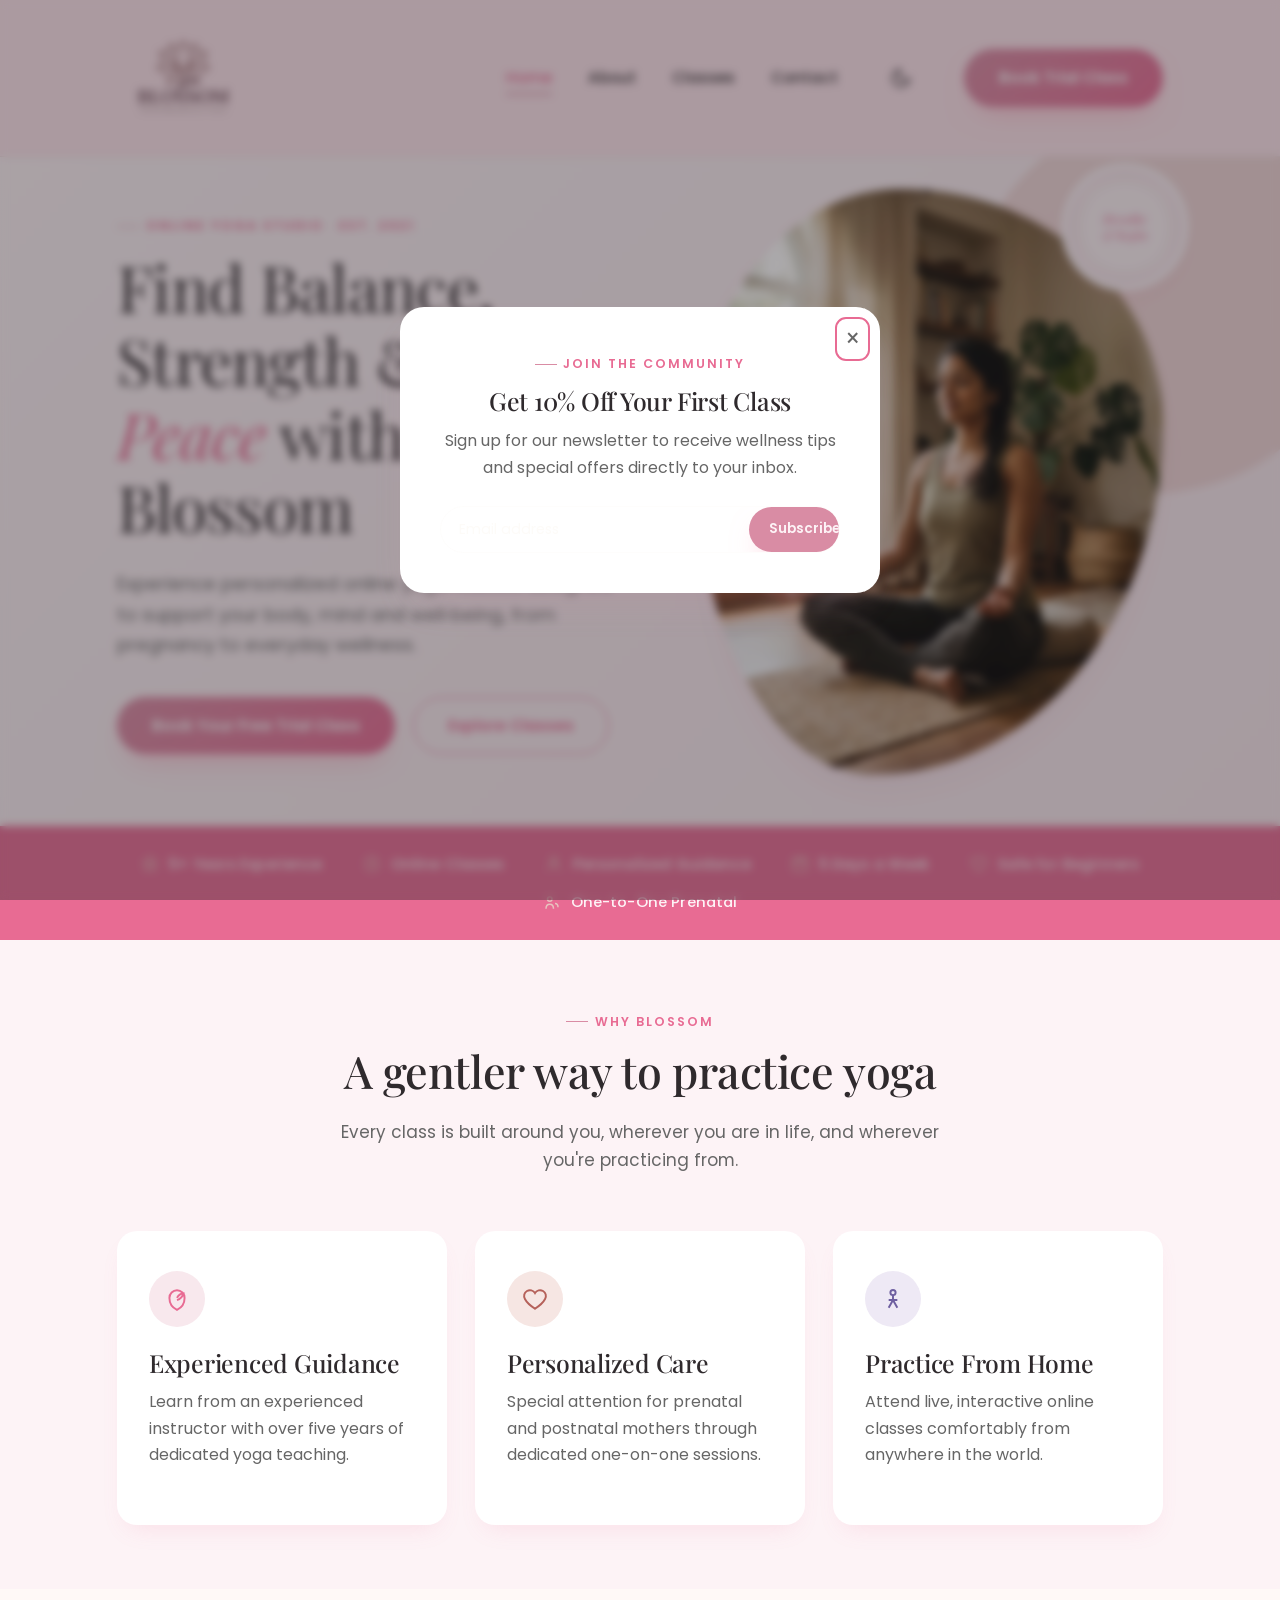
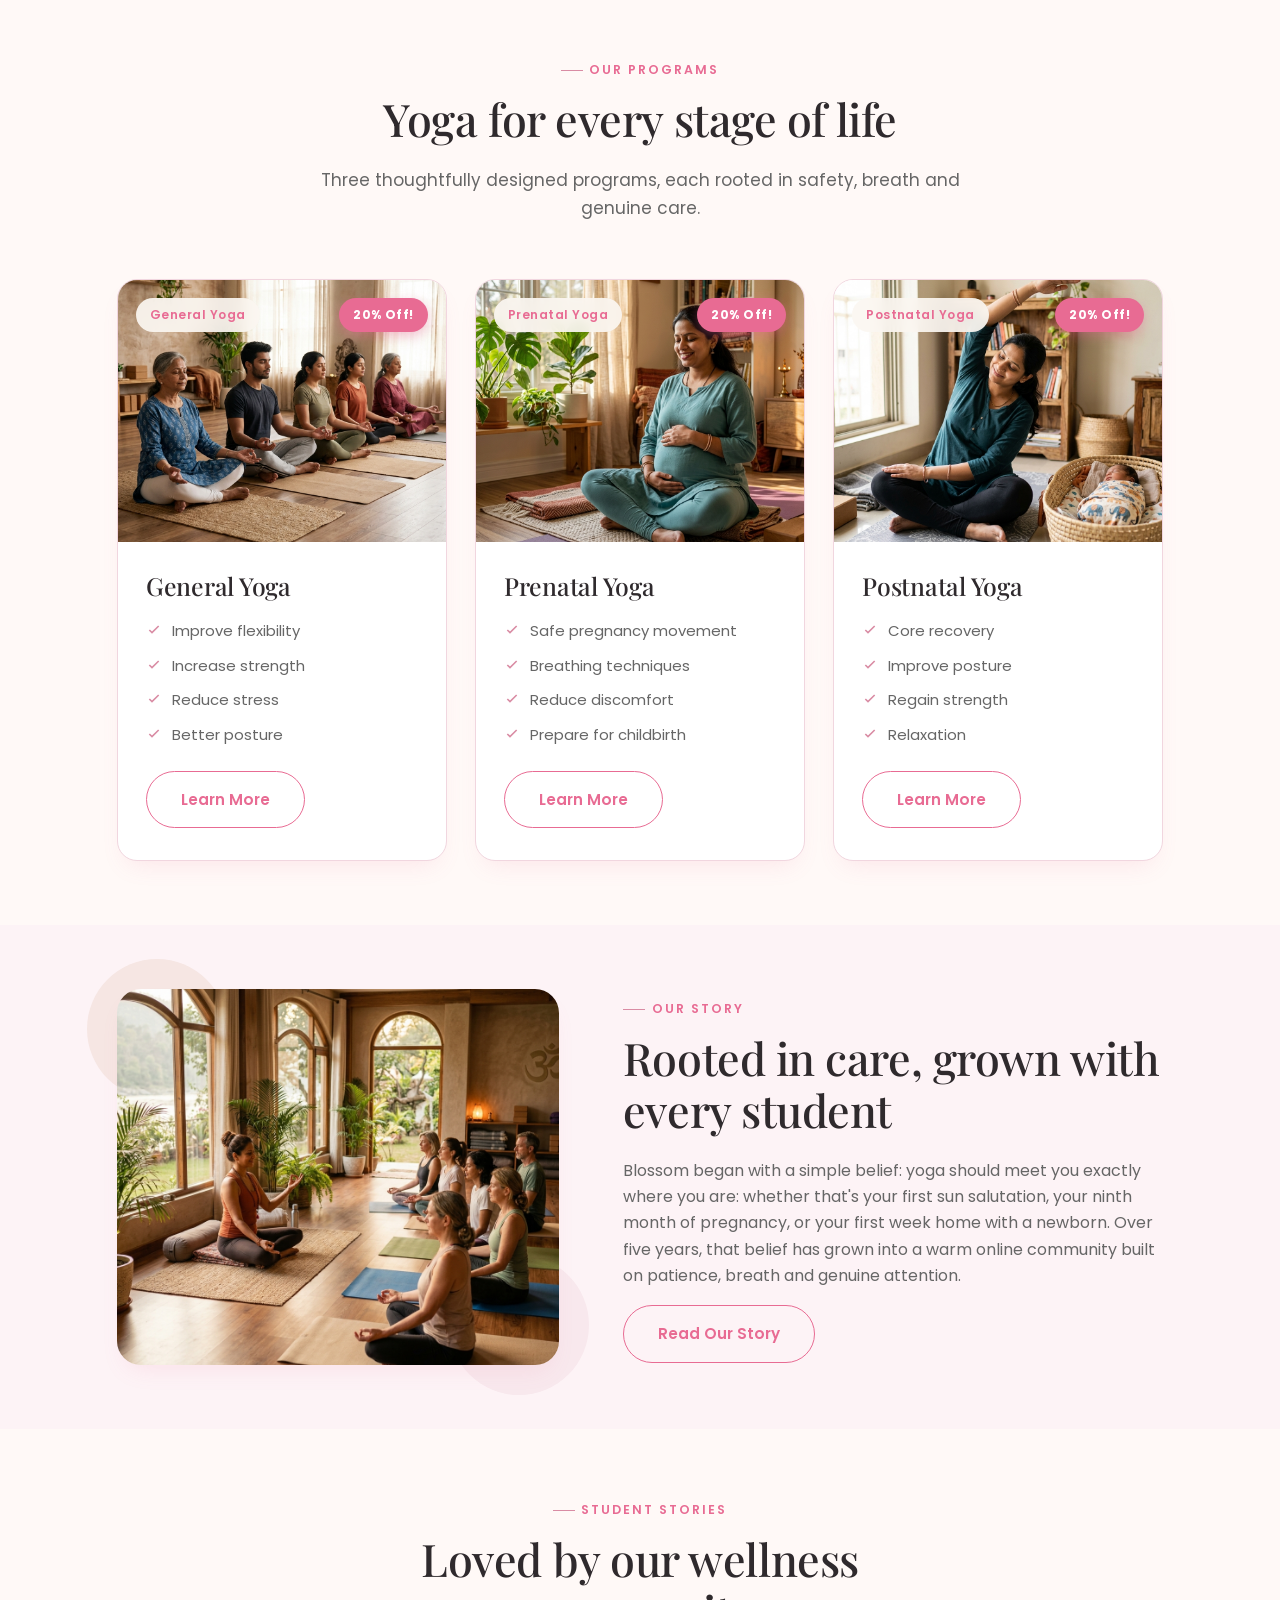
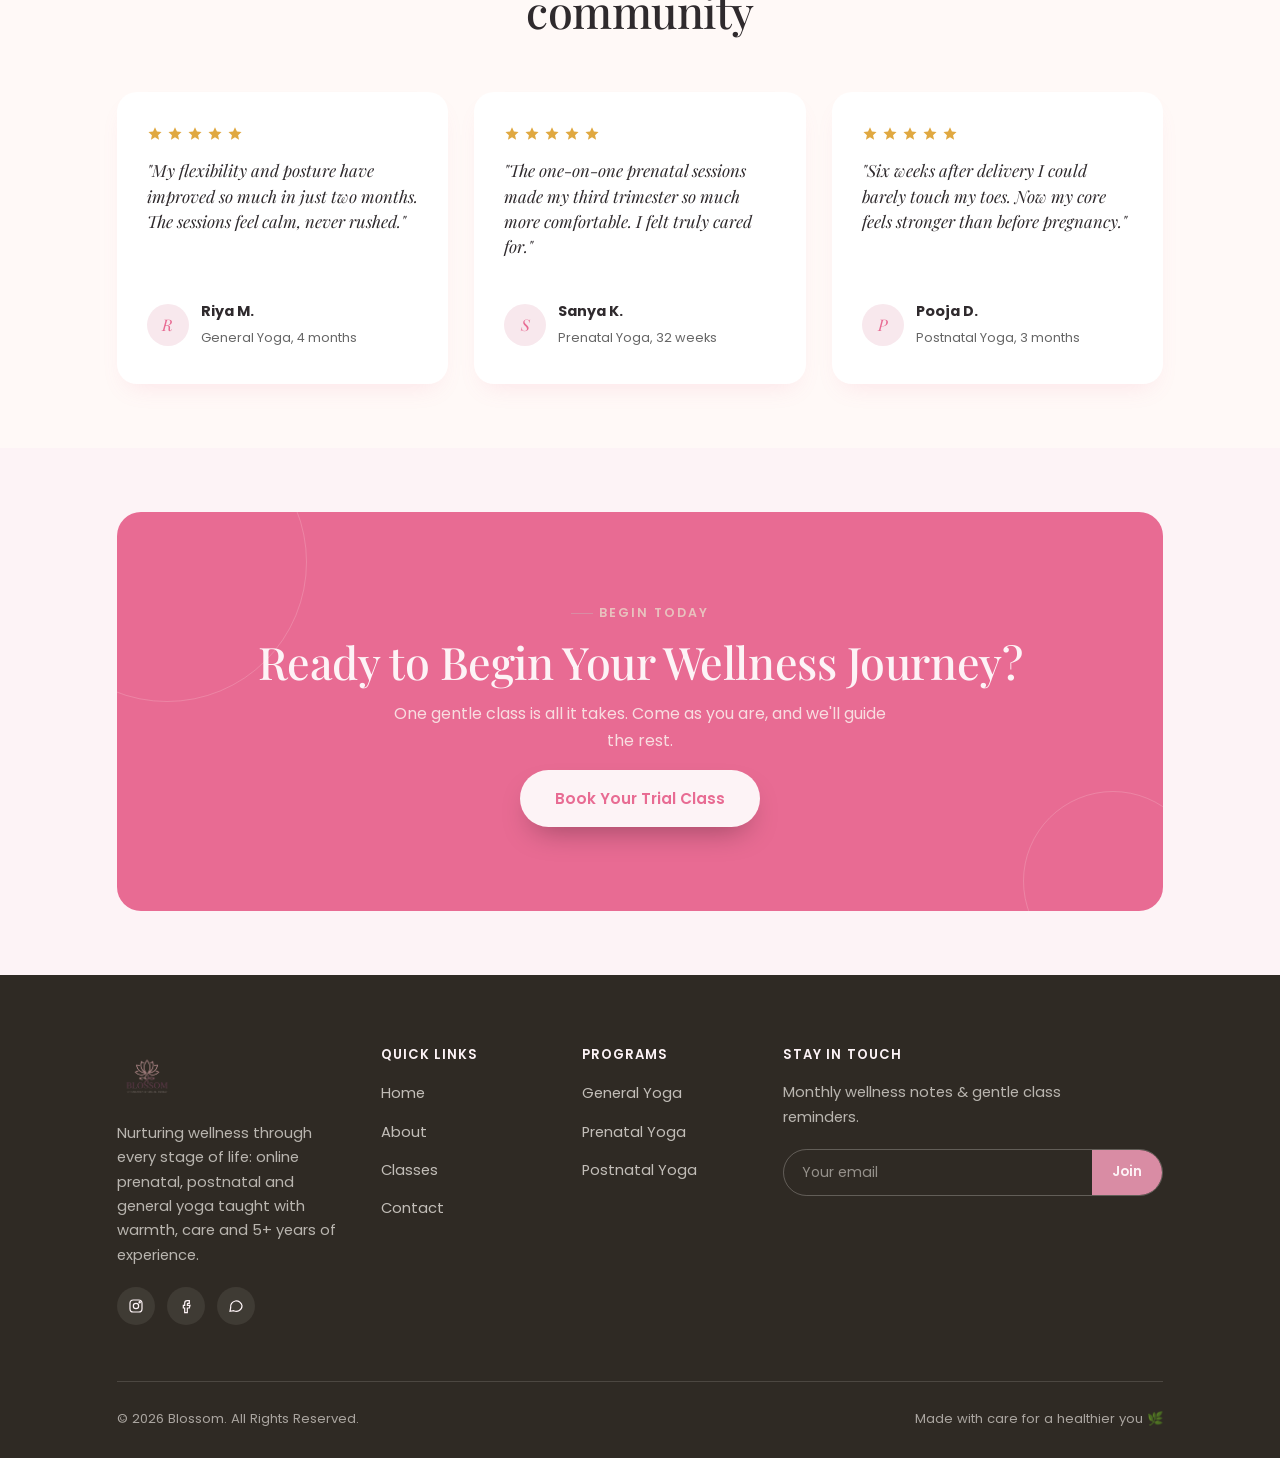
<file: index.html>
<!DOCTYPE html>
<html lang="en">
<head>
<meta charset="UTF-8">
<meta name="viewport" content="width=device-width, initial-scale=1.0">
<title>Blossom | Online Prenatal, Postnatal &amp; General Yoga Classes</title>
<meta name="description" content="Blossom offers personalized online yoga classes (prenatal, postnatal and general) taught with 5+ years of experience. Book your free trial class today.">
<meta name="keywords" content="Online Yoga Classes, Prenatal Yoga, Postnatal Yoga, General Yoga, Women's Wellness, Pregnancy Yoga, Yoga for Beginners, Virtual Yoga Classes, Meditation, Mindfulness">
<link rel="preconnect" href="https://fonts.googleapis.com">
<link rel="stylesheet" href="assets/css/style.css">
</head>
<body>
<a href="#main" class="skip-link">Skip to content</a>

<!-- ================= HEADER ================= -->
<header class="site-header">
  <div class="header-inner">
    <a href="index.html" class="logo" aria-label="Blossom home">
      <img src="assets/img/logo.png" alt="Blossom Logo" class="logo-img">
    </a>
    <nav class="main-nav" id="main-nav">
      <ul class="nav-links">
        <li><a href="index.html" class="active">Home</a></li>
        <li><a href="about.html">About</a></li>
        <li><a href="classes.html">Classes</a></li>
        <li><a href="contact.html">Contact</a></li>
      </ul>
      <button id="theme-toggle" class="theme-toggle" aria-label="Toggle Dark Mode">
        <svg xmlns="http://www.w3.org/2000/svg" viewBox="0 0 24 24" fill="none" stroke="currentColor" stroke-width="2" stroke-linecap="round" stroke-linejoin="round"><path d="M21 12.79A9 9 0 1 1 11.21 3 7 7 0 0 0 21 12.79z"></path></svg>
      </button>
      <a href="contact.html" class="btn btn-primary">Book Trial Class</a>
    </nav>
    <button class="hamburger" aria-label="Toggle menu" aria-expanded="false" aria-controls="main-nav">
      <span></span><span></span><span></span>
    </button>
  </div>
</header>

<main id="main">
<!-- ================= HERO ================= -->
<section class="hero">
  <svg class="hero-bg-blob" style="top:-120px; right:-140px; width:520px; opacity:.5;" viewBox="0 0 500 500" xmlns="http://www.w3.org/2000/svg">
    <path fill="var(--blush)" d="M420,300Q400,400,300,430Q200,460,120,390Q40,320,70,220Q100,120,200,80Q300,40,380,120Q460,200,420,300Z"/>
  </svg>
  <div class="container">
    <div class="hero-copy reveal">
      <span class="eyebrow">Online Yoga Studio · Est. 2021</span>
      <h1>Find Balance, Strength &amp; <em>Inner Peace</em> with Blossom</h1>
      <p class="lede">Experience personalized online yoga classes designed to support your body, mind and well&#8209;being, from pregnancy to everyday wellness.</p>
      <div class="hero-cta-row">
        <a href="contact.html" class="btn btn-primary">Book Your Free Trial Class</a>
        <a href="classes.html" class="btn btn-secondary">Explore Classes</a>
      </div>
    </div>
    <div class="hero-visual reveal">
      <div class="hero-blob-frame">
        <img src="assets/img/indian_woman.png" alt="Woman practicing a peaceful yoga session at home in soft natural light">
      </div>
      <div class="breath-badge" aria-hidden="true">
        <span class="ring"></span>
        <span class="ring ring-2"></span>
        <span>Breathe<br>&amp; begin</span>
      </div>
    </div>
  </div>
</section>

<!-- ================= TRUST STRIP ================= -->
<section class="trust-strip">
  <ul>
    <li><svg viewBox="0 0 24 24" fill="none" stroke="currentColor" stroke-width="2"><path d="M12 2l2.9 6.3 6.9.7-5.2 4.7 1.5 6.8L12 17l-6.1 3.5 1.5-6.8L2.2 9l6.9-.7L12 2z"/></svg>5+ Years Experience</li>
    <li><svg viewBox="0 0 24 24" fill="none" stroke="currentColor" stroke-width="2"><circle cx="12" cy="12" r="9"/><path d="M12 7v5l3 2"/></svg>Online Classes</li>
    <li><svg viewBox="0 0 24 24" fill="none" stroke="currentColor" stroke-width="2"><path d="M20 21a8 8 0 10-16 0"/><circle cx="12" cy="7" r="4"/></svg>Personalized Guidance</li>
    <li><svg viewBox="0 0 24 24" fill="none" stroke="currentColor" stroke-width="2"><rect x="3" y="4" width="18" height="17" rx="2"/><path d="M3 9h18M8 3v4M16 3v4"/></svg>5 Days a Week</li>
    <li><svg viewBox="0 0 24 24" fill="none" stroke="currentColor" stroke-width="2"><path d="M12 21s-7-4.6-9.3-9A5.4 5.4 0 0112 6.5 5.4 5.4 0 0121.3 12c-2.3 4.4-9.3 9-9.3 9z"/></svg>Safe for Beginners</li>
    <li><svg viewBox="0 0 24 24" fill="none" stroke="currentColor" stroke-width="2"><circle cx="9" cy="8" r="3"/><path d="M4 21c0-3.9 2.2-6 5-6s5 2.1 5 6"/><path d="M16 14c2.2 0 4 2.1 4 5"/></svg>One-to-One Prenatal</li>
  </ul>
</section>

<!-- ================= WHY CHOOSE ================= -->
<section class="section">
  <div class="container">
    <div class="section-head center reveal">
      <span class="eyebrow">Why Blossom</span>
      <h2>A gentler way to practice yoga</h2>
      <p>Every class is built around you, wherever you are in life, and wherever you're practicing from.</p>
    </div>
    <div class="grid-3 reveal-stagger">
      <div class="feature-card">
        <div class="feature-icon">
          <svg viewBox="0 0 24 24" fill="none" stroke="currentColor" stroke-width="1.8"><path d="M12 22c-4-2-7-6-7-11a7 7 0 0114 0c0 5-3 9-7 11z"/><path d="M12 11c1.5-3 4-4 6-4-1 3-3 5-6 6"/></svg>
        </div>
        <h3>Experienced Guidance</h3>
        <p>Learn from an experienced instructor with over five years of dedicated yoga teaching.</p>
      </div>
      <div class="feature-card">
        <div class="feature-icon">
          <svg viewBox="0 0 24 24" fill="none" stroke="currentColor" stroke-width="1.8"><path d="M12 21s-7-4.6-9.3-9A5.4 5.4 0 0112 6.5 5.4 5.4 0 0121.3 12c-2.3 4.4-9.3 9-9.3 9z"/></svg>
        </div>
        <h3>Personalized Care</h3>
        <p>Special attention for prenatal and postnatal mothers through dedicated one-on-one sessions.</p>
      </div>
      <div class="feature-card">
        <div class="feature-icon">
          <svg viewBox="0 0 24 24" fill="none" stroke="currentColor" stroke-width="1.8"><circle cx="12" cy="6" r="2.4"/><path d="M12 8.4V13M12 13l-4 7M12 13l4 7M8 13H16"/></svg>
        </div>
        <h3>Practice From Home</h3>
        <p>Attend live, interactive online classes comfortably from anywhere in the world.</p>
      </div>
    </div>
  </div>
</section>

<!-- ================= PROGRAMS ================= -->
<section class="section" style="background:var(--cream-2);">
  <div class="container">
    <div class="section-head center reveal">
      <span class="eyebrow">Our Programs</span>
      <h2>Yoga for every stage of life</h2>
      <p>Three thoughtfully designed programs, each rooted in safety, breath and genuine care.</p>
    </div>
    <div class="grid-3 reveal-stagger">
      <div class="program-card">
        <div class="program-media">
          <span class="program-tag">General Yoga</span>
          <div class="discount-flash">20% Off!</div>
          <img src="assets/img/indian_group.png" alt="Woman in a calm general yoga pose on a mat">
        </div>
        <div class="program-body">
          <h3>General Yoga</h3>
          <ul>
            <li><svg viewBox="0 0 24 24" fill="none" stroke="currentColor" stroke-width="2.4"><path d="M5 12l4 4 10-10"/></svg>Improve flexibility</li>
            <li><svg viewBox="0 0 24 24" fill="none" stroke="currentColor" stroke-width="2.4"><path d="M5 12l4 4 10-10"/></svg>Increase strength</li>
            <li><svg viewBox="0 0 24 24" fill="none" stroke="currentColor" stroke-width="2.4"><path d="M5 12l4 4 10-10"/></svg>Reduce stress</li>
            <li><svg viewBox="0 0 24 24" fill="none" stroke="currentColor" stroke-width="2.4"><path d="M5 12l4 4 10-10"/></svg>Better posture</li>
          </ul>
          <a href="classes.html#general" class="btn btn-secondary">Learn More</a>
        </div>
      </div>
      <div class="program-card">
        <div class="program-media">
          <span class="program-tag">Prenatal Yoga</span>
          <div class="discount-flash">20% Off!</div>
          <img src="assets/img/indian_prenatal.png" alt="Pregnant woman practicing gentle prenatal yoga">
        </div>
        <div class="program-body">
          <h3>Prenatal Yoga</h3>
          <ul>
            <li><svg viewBox="0 0 24 24" fill="none" stroke="currentColor" stroke-width="2.4"><path d="M5 12l4 4 10-10"/></svg>Safe pregnancy movement</li>
            <li><svg viewBox="0 0 24 24" fill="none" stroke="currentColor" stroke-width="2.4"><path d="M5 12l4 4 10-10"/></svg>Breathing techniques</li>
            <li><svg viewBox="0 0 24 24" fill="none" stroke="currentColor" stroke-width="2.4"><path d="M5 12l4 4 10-10"/></svg>Reduce discomfort</li>
            <li><svg viewBox="0 0 24 24" fill="none" stroke="currentColor" stroke-width="2.4"><path d="M5 12l4 4 10-10"/></svg>Prepare for childbirth</li>
          </ul>
          <a href="classes.html#prenatal" class="btn btn-secondary">Learn More</a>
        </div>
      </div>
      <div class="program-card">
        <div class="program-media">
          <span class="program-tag">Postnatal Yoga</span>
          <div class="discount-flash">20% Off!</div>
          <img src="assets/img/indian_postnatal.png" alt="New mother stretching gently in a postnatal yoga pose">
        </div>
        <div class="program-body">
          <h3>Postnatal Yoga</h3>
          <ul>
            <li><svg viewBox="0 0 24 24" fill="none" stroke="currentColor" stroke-width="2.4"><path d="M5 12l4 4 10-10"/></svg>Core recovery</li>
            <li><svg viewBox="0 0 24 24" fill="none" stroke="currentColor" stroke-width="2.4"><path d="M5 12l4 4 10-10"/></svg>Improve posture</li>
            <li><svg viewBox="0 0 24 24" fill="none" stroke="currentColor" stroke-width="2.4"><path d="M5 12l4 4 10-10"/></svg>Regain strength</li>
            <li><svg viewBox="0 0 24 24" fill="none" stroke="currentColor" stroke-width="2.4"><path d="M5 12l4 4 10-10"/></svg>Relaxation</li>
          </ul>
          <a href="classes.html#postnatal" class="btn btn-secondary">Learn More</a>
        </div>
      </div>
    </div>
  </div>
</section>

<!-- ================= ABOUT PREVIEW ================= -->
<section class="section">
  <div class="container">
    <div class="split">
      <div class="split-media reveal">
        <span class="accent-dot tl" aria-hidden="true"></span>
        <span class="accent-dot br" aria-hidden="true"></span>
        <div class="frame">
          <img src="assets/img/indian_instructor.png" alt="Instructor guiding a peaceful online yoga session from a warm, sunlit room">
        </div>
      </div>
      <div class="reveal">
        <span class="eyebrow">Our Story</span>
        <h2>Rooted in care, grown with every student</h2>
        <p>Blossom began with a simple belief: yoga should meet you exactly where you are: whether that's your first sun salutation, your ninth month of pregnancy, or your first week home with a newborn. Over five years, that belief has grown into a warm online community built on patience, breath and genuine attention.</p>
        <a href="about.html" class="btn btn-secondary">Read Our Story</a>
      </div>
    </div>
  </div>
</section>

<!-- ================= TESTIMONIALS ================= -->
<section class="section" style="background:var(--cream-2);">
  <div class="container">
    <div class="section-head center reveal">
      <span class="eyebrow">Student Stories</span>
      <h2>Loved by our wellness community</h2>
    </div>
    <div class="testimonial-track reveal-stagger">
      <div class="testimonial-card">
        <div class="stars">
          <svg viewBox="0 0 24 24" fill="currentColor"><path d="M12 2l2.9 6.3 6.9.7-5.2 4.7 1.5 6.8L12 17l-6.1 3.5 1.5-6.8L2.2 9l6.9-.7L12 2z"/></svg>
          <svg viewBox="0 0 24 24" fill="currentColor"><path d="M12 2l2.9 6.3 6.9.7-5.2 4.7 1.5 6.8L12 17l-6.1 3.5 1.5-6.8L2.2 9l6.9-.7L12 2z"/></svg>
          <svg viewBox="0 0 24 24" fill="currentColor"><path d="M12 2l2.9 6.3 6.9.7-5.2 4.7 1.5 6.8L12 17l-6.1 3.5 1.5-6.8L2.2 9l6.9-.7L12 2z"/></svg>
          <svg viewBox="0 0 24 24" fill="currentColor"><path d="M12 2l2.9 6.3 6.9.7-5.2 4.7 1.5 6.8L12 17l-6.1 3.5 1.5-6.8L2.2 9l6.9-.7L12 2z"/></svg>
          <svg viewBox="0 0 24 24" fill="currentColor"><path d="M12 2l2.9 6.3 6.9.7-5.2 4.7 1.5 6.8L12 17l-6.1 3.5 1.5-6.8L2.2 9l6.9-.7L12 2z"/></svg>
        </div>
        <p class="testimonial-quote">"My flexibility and posture have improved so much in just two months. The sessions feel calm, never rushed."</p>
        <div class="testimonial-person">
          <div class="testimonial-avatar">R</div>
          <div><strong>Riya M.</strong><span>General Yoga, 4 months</span></div>
        </div>
      </div>
      <div class="testimonial-card">
        <div class="stars">
          <svg viewBox="0 0 24 24" fill="currentColor"><path d="M12 2l2.9 6.3 6.9.7-5.2 4.7 1.5 6.8L12 17l-6.1 3.5 1.5-6.8L2.2 9l6.9-.7L12 2z"/></svg>
          <svg viewBox="0 0 24 24" fill="currentColor"><path d="M12 2l2.9 6.3 6.9.7-5.2 4.7 1.5 6.8L12 17l-6.1 3.5 1.5-6.8L2.2 9l6.9-.7L12 2z"/></svg>
          <svg viewBox="0 0 24 24" fill="currentColor"><path d="M12 2l2.9 6.3 6.9.7-5.2 4.7 1.5 6.8L12 17l-6.1 3.5 1.5-6.8L2.2 9l6.9-.7L12 2z"/></svg>
          <svg viewBox="0 0 24 24" fill="currentColor"><path d="M12 2l2.9 6.3 6.9.7-5.2 4.7 1.5 6.8L12 17l-6.1 3.5 1.5-6.8L2.2 9l6.9-.7L12 2z"/></svg>
          <svg viewBox="0 0 24 24" fill="currentColor"><path d="M12 2l2.9 6.3 6.9.7-5.2 4.7 1.5 6.8L12 17l-6.1 3.5 1.5-6.8L2.2 9l6.9-.7L12 2z"/></svg>
        </div>
        <p class="testimonial-quote">"The one-on-one prenatal sessions made my third trimester so much more comfortable. I felt truly cared for."</p>
        <div class="testimonial-person">
          <div class="testimonial-avatar">S</div>
          <div><strong>Sanya K.</strong><span>Prenatal Yoga, 32 weeks</span></div>
        </div>
      </div>
      <div class="testimonial-card">
        <div class="stars">
          <svg viewBox="0 0 24 24" fill="currentColor"><path d="M12 2l2.9 6.3 6.9.7-5.2 4.7 1.5 6.8L12 17l-6.1 3.5 1.5-6.8L2.2 9l6.9-.7L12 2z"/></svg>
          <svg viewBox="0 0 24 24" fill="currentColor"><path d="M12 2l2.9 6.3 6.9.7-5.2 4.7 1.5 6.8L12 17l-6.1 3.5 1.5-6.8L2.2 9l6.9-.7L12 2z"/></svg>
          <svg viewBox="0 0 24 24" fill="currentColor"><path d="M12 2l2.9 6.3 6.9.7-5.2 4.7 1.5 6.8L12 17l-6.1 3.5 1.5-6.8L2.2 9l6.9-.7L12 2z"/></svg>
          <svg viewBox="0 0 24 24" fill="currentColor"><path d="M12 2l2.9 6.3 6.9.7-5.2 4.7 1.5 6.8L12 17l-6.1 3.5 1.5-6.8L2.2 9l6.9-.7L12 2z"/></svg>
          <svg viewBox="0 0 24 24" fill="currentColor"><path d="M12 2l2.9 6.3 6.9.7-5.2 4.7 1.5 6.8L12 17l-6.1 3.5 1.5-6.8L2.2 9l6.9-.7L12 2z"/></svg>
        </div>
        <p class="testimonial-quote">"Six weeks after delivery I could barely touch my toes. Now my core feels stronger than before pregnancy."</p>
        <div class="testimonial-person">
          <div class="testimonial-avatar">P</div>
          <div><strong>Pooja D.</strong><span>Postnatal Yoga, 3 months</span></div>
        </div>
      </div>
    </div>
  </div>
</section>

<!-- ================= FINAL CTA ================= -->
<section class="section">
  <div class="container">
    <div class="cta-banner reveal">
      <svg class="cta-ring" style="width:280px;height:280px;top:-90px;left:-90px;" aria-hidden="true"></svg>
      <svg class="cta-ring" style="width:180px;height:180px;bottom:-60px;right:-40px;" aria-hidden="true"></svg>
      <span class="eyebrow" style="color:var(--blush);">Begin Today</span>
      <h2>Ready to Begin Your Wellness Journey?</h2>
      <p>One gentle class is all it takes. Come as you are, and we'll guide the rest.</p>
      <a href="contact.html" class="btn btn-primary">Book Your Trial Class</a>
    </div>
  </div>
</section>
</main>

<!-- ================= FOOTER ================= -->
<footer class="site-footer">
  <div class="container">
    <div class="footer-grid">
      <div class="footer-col">
        <a href="index.html"><img src="assets/img/logo.png" alt="Blossom Logo" class="footer-logo-img"></a>
        <p class="footer-desc">Nurturing wellness through every stage of life: online prenatal, postnatal and general yoga taught with warmth, care and 5+ years of experience.</p>
        <div class="footer-social">
          <a href="#" aria-label="Blossom on Instagram"><svg viewBox="0 0 24 24" fill="none" stroke="currentColor" stroke-width="1.8"><rect x="3" y="3" width="18" height="18" rx="5"/><circle cx="12" cy="12" r="4"/><circle cx="17.5" cy="6.5" r="1"/></svg></a>
          <a href="#" aria-label="Blossom on Facebook"><svg viewBox="0 0 24 24" fill="none" stroke="currentColor" stroke-width="1.8"><path d="M15 8h2V4h-3a4 4 0 00-4 4v3H8v4h2v7h4v-7h3l1-4h-4V9a1 1 0 011-1z"/></svg></a>
          <a href="#" aria-label="Blossom on WhatsApp"><svg viewBox="0 0 24 24" fill="none" stroke="currentColor" stroke-width="1.8"><path d="M21 11.5a8.5 8.5 0 01-12.4 7.6L3 20l1-5.4A8.5 8.5 0 1121 11.5z"/></svg></a>

        </div>
      </div>
      <div class="footer-col">
        <h4>Quick Links</h4>
        <ul>
          <li><a href="index.html">Home</a></li>
          <li><a href="about.html">About</a></li>
          <li><a href="classes.html">Classes</a></li>
          <li><a href="contact.html">Contact</a></li>
        </ul>
      </div>
      <div class="footer-col">
        <h4>Programs</h4>
        <ul>
          <li><a href="classes.html#general">General Yoga</a></li>
          <li><a href="classes.html#prenatal">Prenatal Yoga</a></li>
          <li><a href="classes.html#postnatal">Postnatal Yoga</a></li>
        </ul>
      </div>
      <div class="footer-col">
        <h4>Stay In Touch</h4>
        <p class="footer-desc">Monthly wellness notes &amp; gentle class reminders.</p>
        <form class="newsletter-form">
          <input type="email" placeholder="Your email" required aria-label="Email for newsletter">
          <button type="submit">Join</button>
        </form>
      </div>
    </div>
    <div class="footer-bottom">
      <span>&copy; <span class="current-year">2026</span> Blossom. All Rights Reserved.</span>
      <span>Made with care for a healthier you 🌿</span>
    </div>
  </div>
</footer>

<dialog id="scroll-popup" class="scroll-popup" aria-labelledby="popup-title">
  <div class="popup-content">
    <button class="popup-close" aria-label="Close popup">×</button>
    <span class="eyebrow">Join the Community</span>
    <h3 id="popup-title">Get 10% Off Your First Class</h3>
    <p>Sign up for our newsletter to receive wellness tips and special offers directly to your inbox.</p>
    <form class="newsletter-form popup-form">
      <input type="email" placeholder="Email address" required>
      <button type="submit" class="btn btn-primary">Subscribe</button>
    </form>
  </div>
</dialog>

<script src="assets/js/script.js"></script>
</body>
</html>
</file>
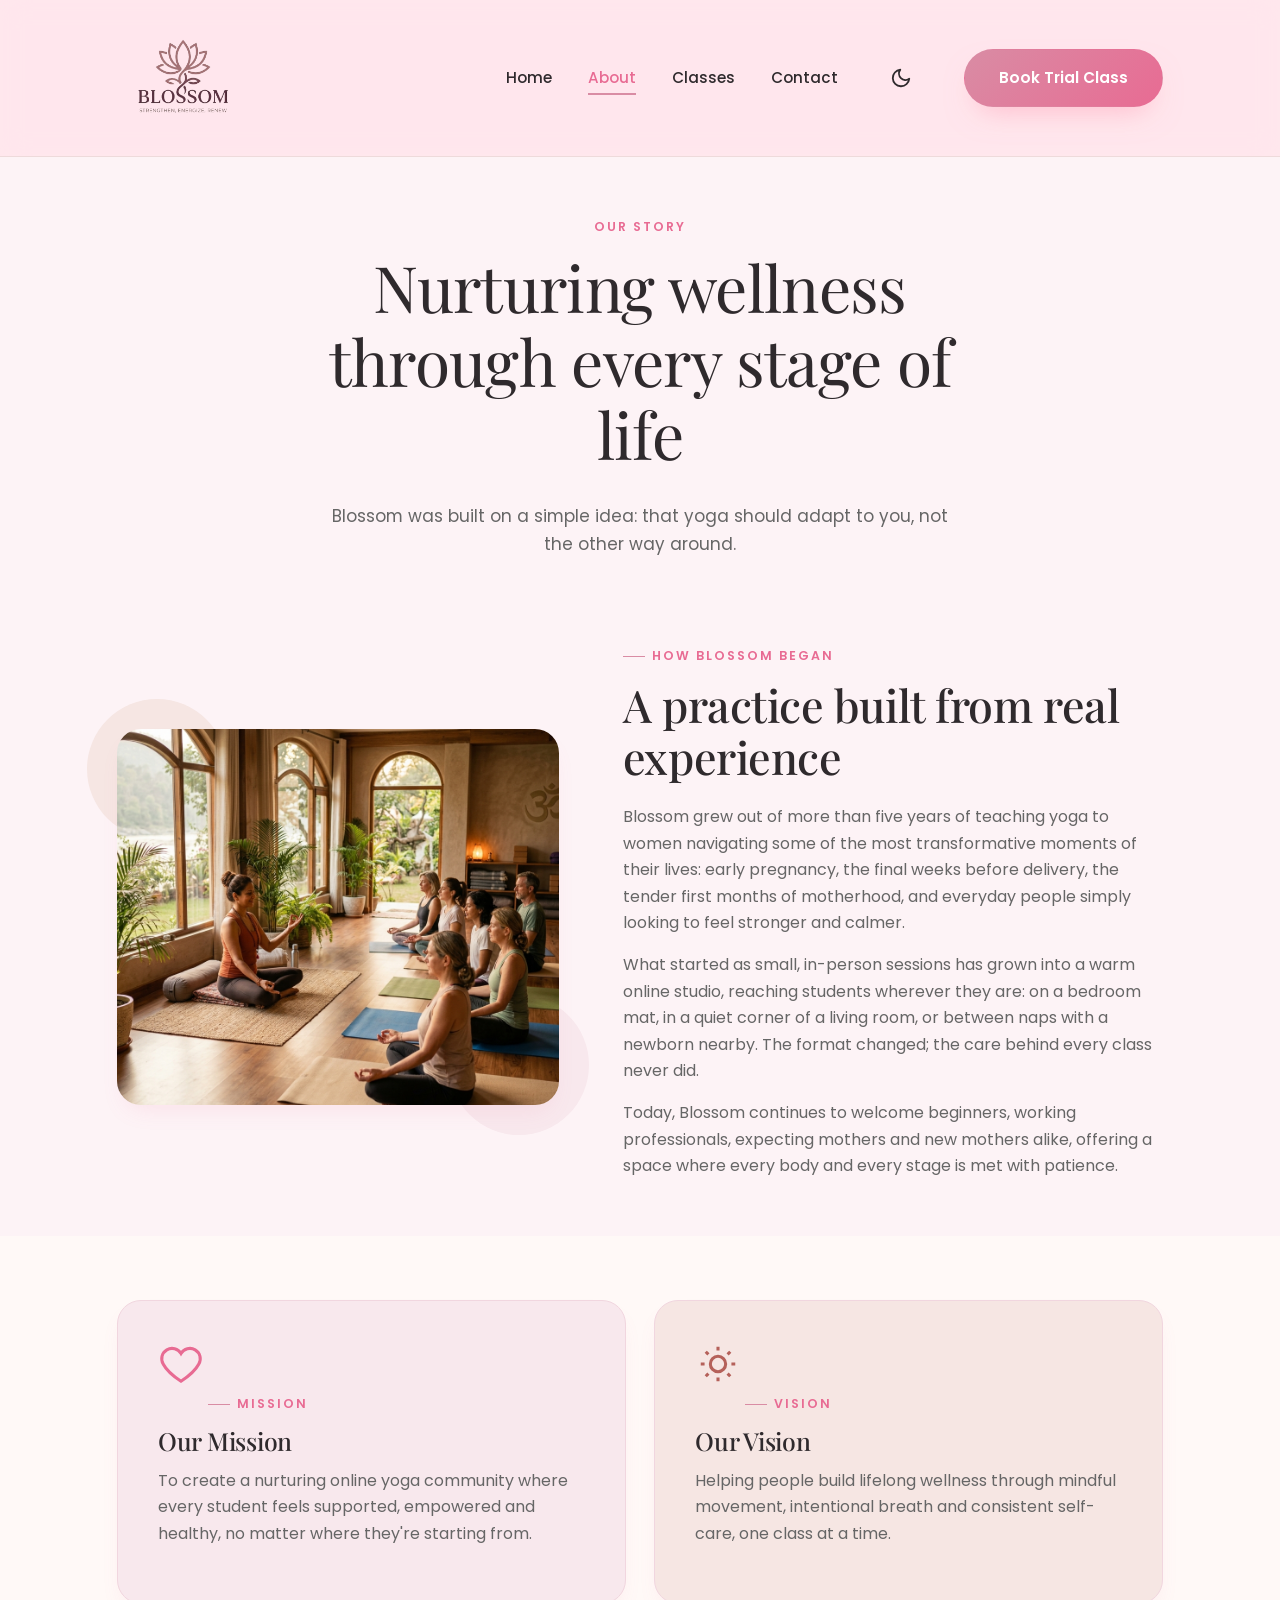
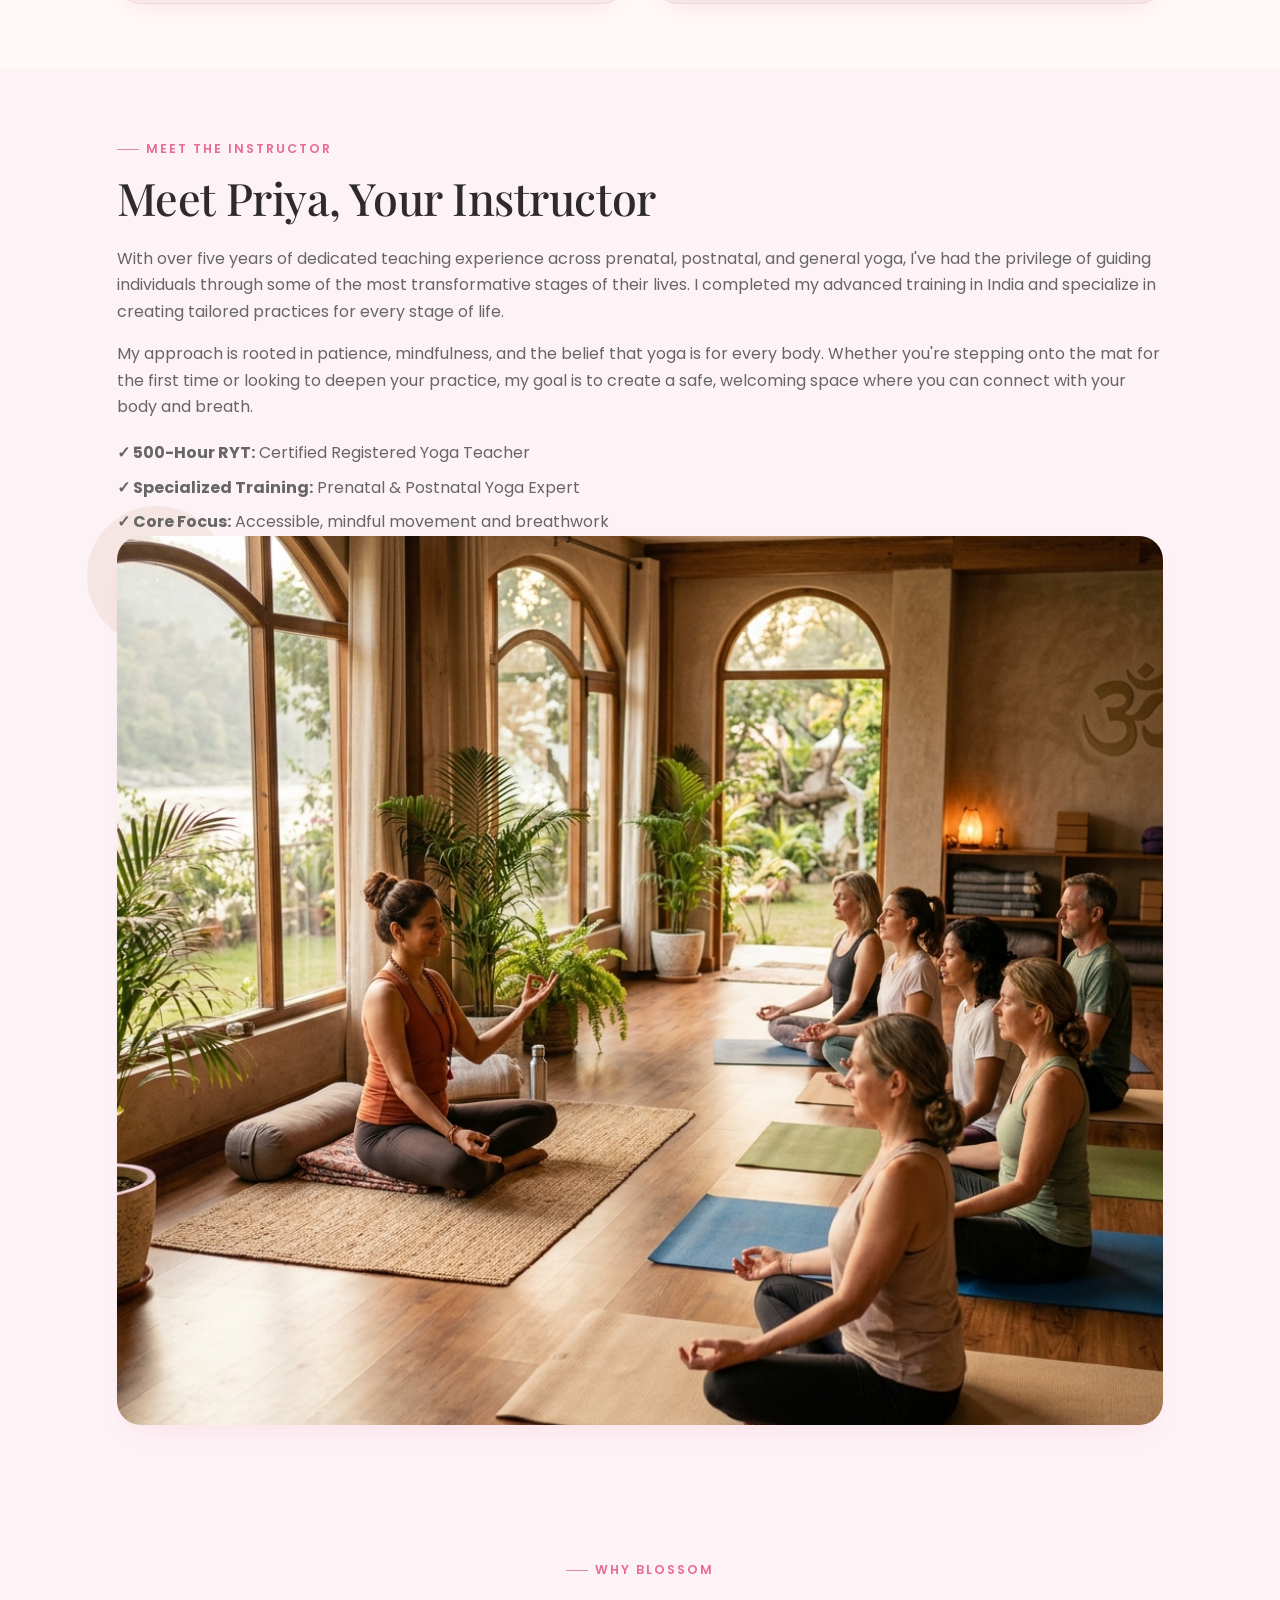
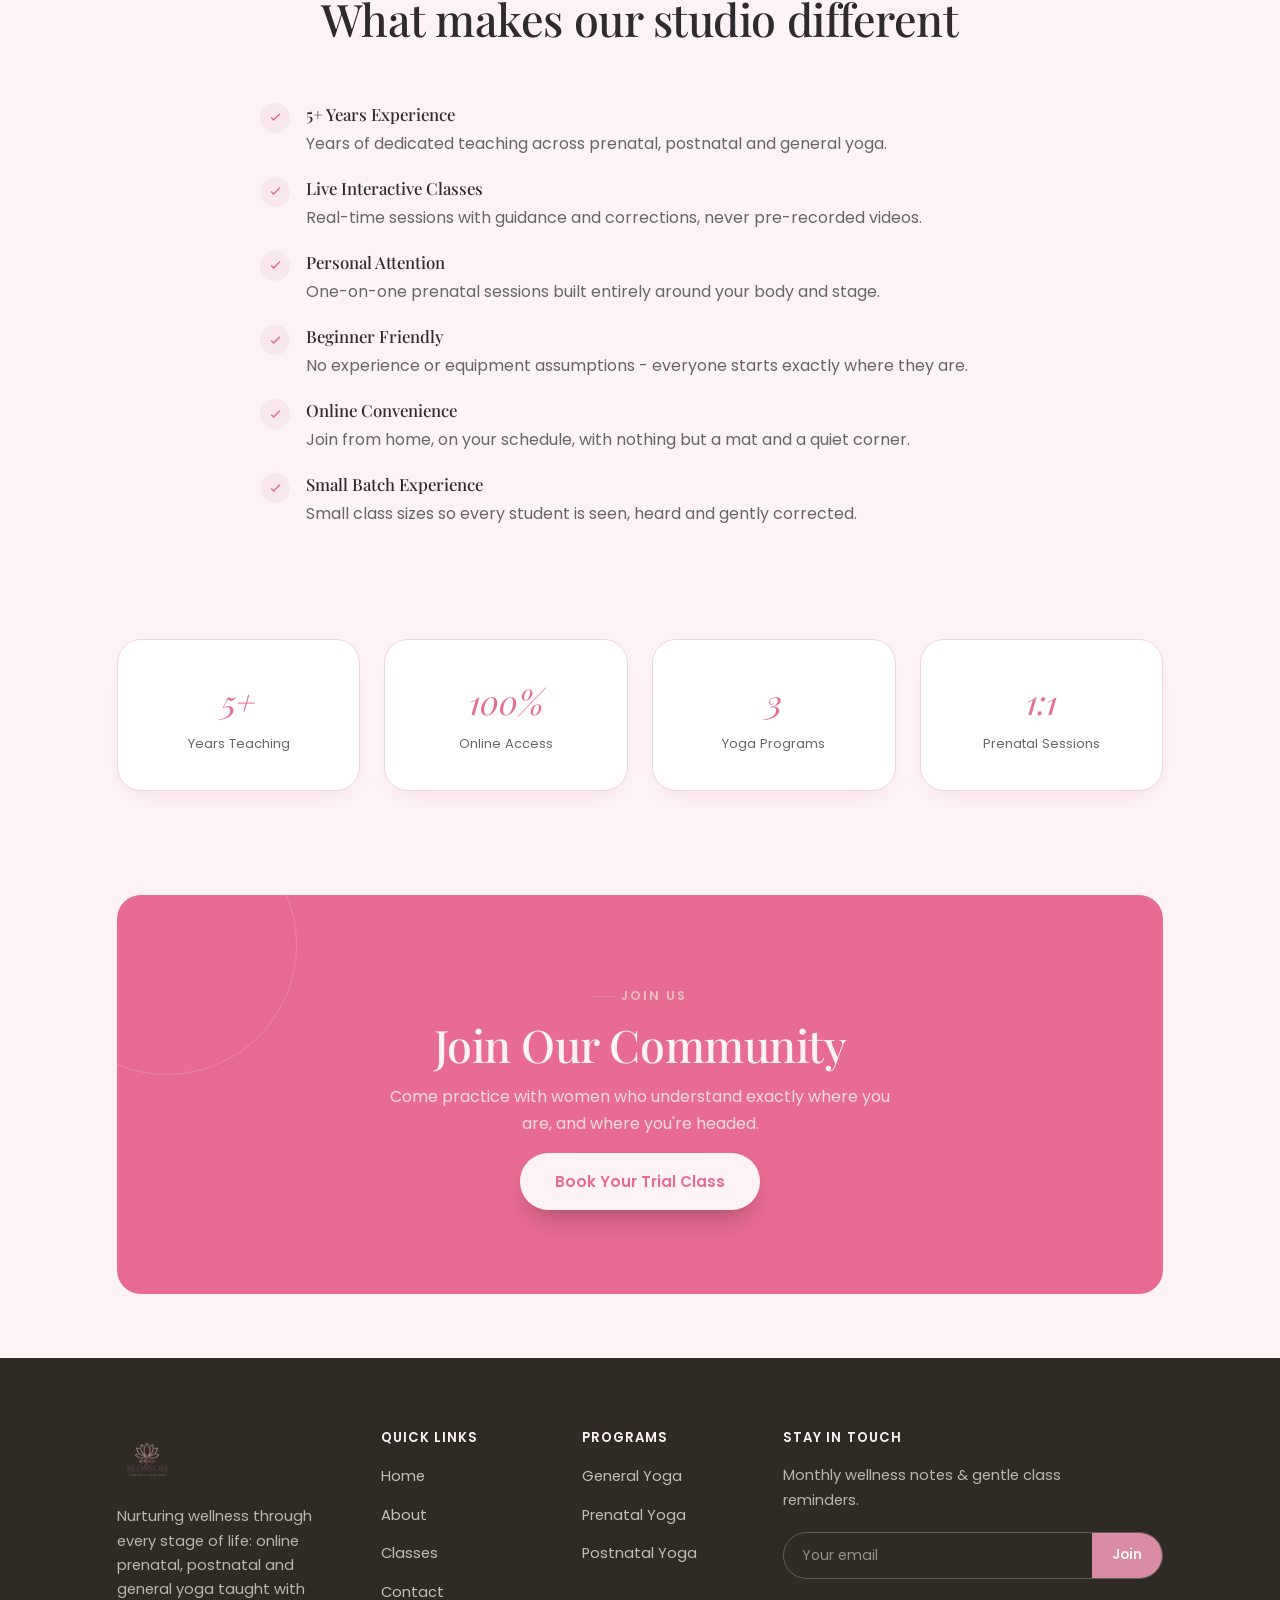
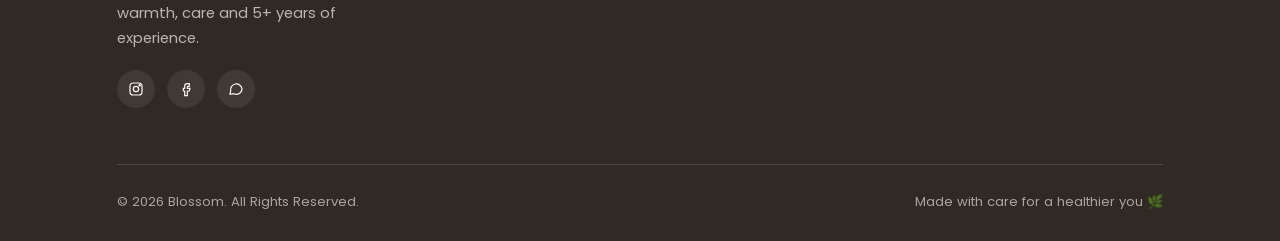
<file: about.html>
<!DOCTYPE html>
<html lang="en">
<head>
<meta charset="UTF-8">
<meta name="viewport" content="width=device-width, initial-scale=1.0">
<title>About Blossom | Our Story, Mission &amp; Experience</title>
<meta name="description" content="Meet Blossom: 5+ years of experienced online yoga teaching for prenatal, postnatal and general wellness. Learn our story, mission and vision.">
<meta name="keywords" content="Yoga Instructor Experience, Women's Wellness, Online Yoga Studio, Mindfulness, Healthy Lifestyle">
<link rel="preconnect" href="https://fonts.googleapis.com">
<link rel="stylesheet" href="assets/css/style.css">
</head>
<body>
<a href="#main" class="skip-link">Skip to content</a>

<header class="site-header">
  <div class="header-inner">
    <a href="index.html" class="logo" aria-label="Blossom home">
      <img src="assets/img/logo.png" alt="Blossom Logo" class="logo-img">
    </a>
    <nav class="main-nav" id="main-nav">
      <ul class="nav-links">
        <li><a href="index.html">Home</a></li>
        <li><a href="about.html" class="active">About</a></li>
        <li><a href="classes.html">Classes</a></li>
        <li><a href="contact.html">Contact</a></li>
      </ul>
      <button id="theme-toggle" class="theme-toggle" aria-label="Toggle Dark Mode">
        <svg xmlns="http://www.w3.org/2000/svg" viewBox="0 0 24 24" fill="none" stroke="currentColor" stroke-width="2" stroke-linecap="round" stroke-linejoin="round"><path d="M21 12.79A9 9 0 1 1 11.21 3 7 7 0 0 0 21 12.79z"></path></svg>
      </button>
      <a href="contact.html" class="btn btn-primary">Book Trial Class</a>
    </nav>
    <button class="hamburger" aria-label="Toggle menu" aria-expanded="false" aria-controls="main-nav">
      <span></span><span></span><span></span>
    </button>
  </div>
</header>

<main id="main">

<section class="page-hero">
  <div class="container">

    <span class="eyebrow reveal">Our Story</span>
    <h1 class="reveal">Nurturing wellness through every stage of life</h1>
    <p class="reveal">Blossom was built on a simple idea: that yoga should adapt to you, not the other way around.</p>
  </div>
</section>

<section class="section-tight">
  <div class="container">
    <div class="split reveal">
      <div class="split-media">
        <span class="accent-dot tl" aria-hidden="true"></span>
        <span class="accent-dot br" aria-hidden="true"></span>
        <div class="frame">
          <img src="assets/img/indian_instructor.png" alt="Yoga instructor practicing mindfully in a warm, softly lit studio space">
        </div>
      </div>
      <div>
        <span class="eyebrow">How Blossom Began</span>
        <h2>A practice built from real experience</h2>
        <p>Blossom grew out of more than five years of teaching yoga to women navigating some of the most transformative moments of their lives: early pregnancy, the final weeks before delivery, the tender first months of motherhood, and everyday people simply looking to feel stronger and calmer.</p>
        <p>What started as small, in-person sessions has grown into a warm online studio, reaching students wherever they are: on a bedroom mat, in a quiet corner of a living room, or between naps with a newborn nearby. The format changed; the care behind every class never did.</p>
        <p>Today, Blossom continues to welcome beginners, working professionals, expecting mothers and new mothers alike, offering a space where every body and every stage is met with patience.</p>
      </div>
    </div>
  </div>
</section>

<section class="section" style="background:var(--cream-2);">
  <div class="container">
    <div class="mv-grid reveal-stagger">
      <div class="mv-card mission">
        <svg class="mv-icon" viewBox="0 0 24 24" fill="none" stroke="currentColor" stroke-width="1.6"><path d="M12 21s-7-4.6-9.3-9A5.4 5.4 0 0112 6.5 5.4 5.4 0 0121.3 12c-2.3 4.4-9.3 9-9.3 9z"/></svg>
        <span class="eyebrow">Mission</span>
        <h3>Our Mission</h3>
        <p>To create a nurturing online yoga community where every student feels supported, empowered and healthy, no matter where they're starting from.</p>
      </div>
      <div class="mv-card vision">
        <svg class="mv-icon" viewBox="0 0 24 24" fill="none" stroke="currentColor" stroke-width="1.6"><circle cx="12" cy="12" r="4"/><path d="M12 3v2M12 19v2M3 12h2M19 12h2M5.6 5.6l1.4 1.4M17 17l1.4 1.4M18.4 5.6L17 7M7 17l-1.4 1.4"/></svg>
        <span class="eyebrow">Vision</span>
        <h3>Our Vision</h3>
        <p>Helping people build lifelong wellness through mindful movement, intentional breath and consistent self-care, one class at a time.</p>
      </div>
    </div>
  </div>
</section>

<section class="section">
  <div class="container">
    <div class="two-col align-center">
      <div>
        <span class="eyebrow">Meet the Instructor</span>
        <h2>Meet Priya, Your Instructor</h2>
        <p>With over five years of dedicated teaching experience across prenatal, postnatal, and general yoga, I've had the privilege of guiding individuals through some of the most transformative stages of their lives. I completed my advanced training in India and specialize in creating tailored practices for every stage of life.</p>
        <p>My approach is rooted in patience, mindfulness, and the belief that yoga is for every body. Whether you're stepping onto the mat for the first time or looking to deepen your practice, my goal is to create a safe, welcoming space where you can connect with your body and breath.</p>
        <ul style="list-style-type: none; padding: 0; color: var(--ink-soft); margin-top: 20px; display: grid; gap: 8px;">
          <li><strong>✓ 500-Hour RYT:</strong> Certified Registered Yoga Teacher</li>
          <li><strong>✓ Specialized Training:</strong> Prenatal & Postnatal Yoga Expert</li>
          <li><strong>✓ Core Focus:</strong> Accessible, mindful movement and breathwork</li>
        </ul>
      </div>
      <div class="split-media">
        <span class="accent-dot tl" aria-hidden="true"></span>
        <div class="frame">
          <img src="assets/img/indian_instructor.png" alt="Experienced yoga instructor">
        </div>
      </div>
    </div>
  </div>
</section>

<section class="section">
  <div class="container">
    <div class="section-head center reveal">
      <span class="eyebrow">Why Blossom</span>
      <h2>What makes our studio different</h2>
    </div>
    <div class="value-list reveal-stagger" style="max-width:760px;margin:0 auto;">
      <div class="value-item">
        <span class="check"><svg viewBox="0 0 24 24" fill="none" stroke="currentColor" stroke-width="2.4"><path d="M5 12l4 4 10-10"/></svg></span>
        <div><strong>5+ Years Experience</strong><p style="margin:0;">Years of dedicated teaching across prenatal, postnatal and general yoga.</p></div>
      </div>
      <div class="value-item">
        <span class="check"><svg viewBox="0 0 24 24" fill="none" stroke="currentColor" stroke-width="2.4"><path d="M5 12l4 4 10-10"/></svg></span>
        <div><strong>Live Interactive Classes</strong><p style="margin:0;">Real-time sessions with guidance and corrections, never pre-recorded videos.</p></div>
      </div>
      <div class="value-item">
        <span class="check"><svg viewBox="0 0 24 24" fill="none" stroke="currentColor" stroke-width="2.4"><path d="M5 12l4 4 10-10"/></svg></span>
        <div><strong>Personal Attention</strong><p style="margin:0;">One-on-one prenatal sessions built entirely around your body and stage.</p></div>
      </div>
      <div class="value-item">
        <span class="check"><svg viewBox="0 0 24 24" fill="none" stroke="currentColor" stroke-width="2.4"><path d="M5 12l4 4 10-10"/></svg></span>
        <div><strong>Beginner Friendly</strong><p style="margin:0;">No experience or equipment assumptions - everyone starts exactly where they are.</p></div>
      </div>
      <div class="value-item">
        <span class="check"><svg viewBox="0 0 24 24" fill="none" stroke="currentColor" stroke-width="2.4"><path d="M5 12l4 4 10-10"/></svg></span>
        <div><strong>Online Convenience</strong><p style="margin:0;">Join from home, on your schedule, with nothing but a mat and a quiet corner.</p></div>
      </div>
      <div class="value-item">
        <span class="check"><svg viewBox="0 0 24 24" fill="none" stroke="currentColor" stroke-width="2.4"><path d="M5 12l4 4 10-10"/></svg></span>
        <div><strong>Small Batch Experience</strong><p style="margin:0;">Small class sizes so every student is seen, heard and gently corrected.</p></div>
      </div>
    </div>
  </div>
</section>

<section class="section-tight">
  <div class="container">
    <div class="stat-row reveal-stagger">
      <div class="stat-item"><span class="num">5+</span><span class="label">Years Teaching</span></div>
      <div class="stat-item"><span class="num">100%</span><span class="label">Online Access</span></div>
      <div class="stat-item"><span class="num">3</span><span class="label">Yoga Programs</span></div>
      <div class="stat-item"><span class="num">1:1</span><span class="label">Prenatal Sessions</span></div>
    </div>
  </div>
</section>

<section class="section">
  <div class="container">
    <div class="cta-banner reveal">
      <svg class="cta-ring" style="width:260px;height:260px;top:-80px;left:-80px;" aria-hidden="true"></svg>
      <span class="eyebrow" style="color:var(--blush);">Join Us</span>
      <h2>Join Our Community</h2>
      <p>Come practice with women who understand exactly where you are, and where you're headed.</p>
      <a href="contact.html" class="btn btn-primary">Book Your Trial Class</a>
    </div>
  </div>
</section>

</main>

<footer class="site-footer">
  <div class="container">
    <div class="footer-grid">
      <div class="footer-col">
        <a href="index.html"><img src="assets/img/logo.png" alt="Blossom Logo" class="footer-logo-img"></a>
        <p class="footer-desc">Nurturing wellness through every stage of life: online prenatal, postnatal and general yoga taught with warmth, care and 5+ years of experience.</p>
        <div class="footer-social">
          <a href="#" aria-label="Blossom on Instagram"><svg viewBox="0 0 24 24" fill="none" stroke="currentColor" stroke-width="1.8"><rect x="3" y="3" width="18" height="18" rx="5"/><circle cx="12" cy="12" r="4"/><circle cx="17.5" cy="6.5" r="1"/></svg></a>
          <a href="#" aria-label="Blossom on Facebook"><svg viewBox="0 0 24 24" fill="none" stroke="currentColor" stroke-width="1.8"><path d="M15 8h2V4h-3a4 4 0 00-4 4v3H8v4h2v7h4v-7h3l1-4h-4V9a1 1 0 011-1z"/></svg></a>
          <a href="#" aria-label="Blossom on WhatsApp"><svg viewBox="0 0 24 24" fill="none" stroke="currentColor" stroke-width="1.8"><path d="M21 11.5a8.5 8.5 0 01-12.4 7.6L3 20l1-5.4A8.5 8.5 0 1121 11.5z"/></svg></a>

        </div>
      </div>
      <div class="footer-col">
        <h4>Quick Links</h4>
        <ul>
          <li><a href="index.html">Home</a></li>
          <li><a href="about.html">About</a></li>
          <li><a href="classes.html">Classes</a></li>
          <li><a href="contact.html">Contact</a></li>
        </ul>
      </div>
      <div class="footer-col">
        <h4>Programs</h4>
        <ul>
          <li><a href="classes.html#general">General Yoga</a></li>
          <li><a href="classes.html#prenatal">Prenatal Yoga</a></li>
          <li><a href="classes.html#postnatal">Postnatal Yoga</a></li>
        </ul>
      </div>
      <div class="footer-col">
        <h4>Stay In Touch</h4>
        <p class="footer-desc">Monthly wellness notes &amp; gentle class reminders.</p>
        <form class="newsletter-form">
          <input type="email" placeholder="Your email" required aria-label="Email for newsletter">
          <button type="submit">Join</button>
        </form>
      </div>
    </div>
    <div class="footer-bottom">
      <span>&copy; <span class="current-year">2026</span> Blossom. All Rights Reserved.</span>
      <span>Made with care for a healthier you 🌿</span>
    </div>
  </div>
</footer>

<script src="assets/js/script.js"></script>
</body>
</html>
</file>
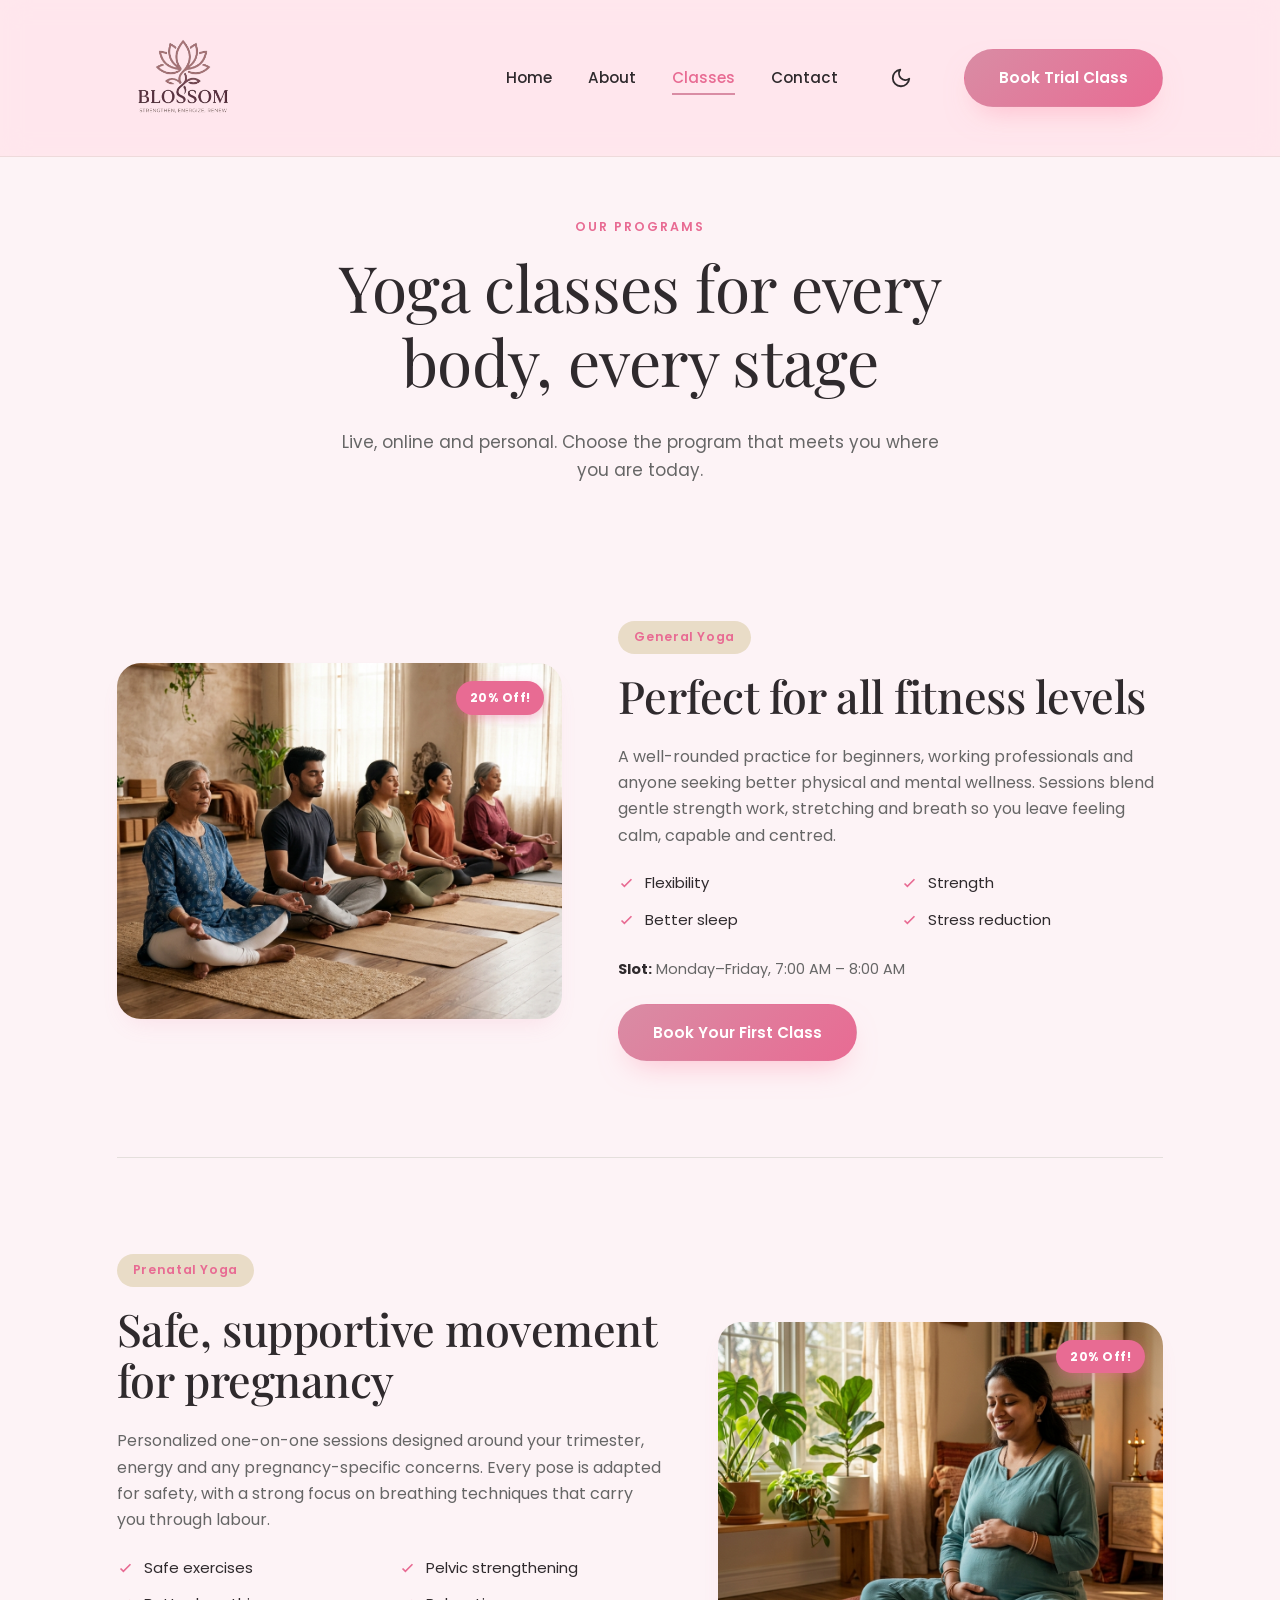
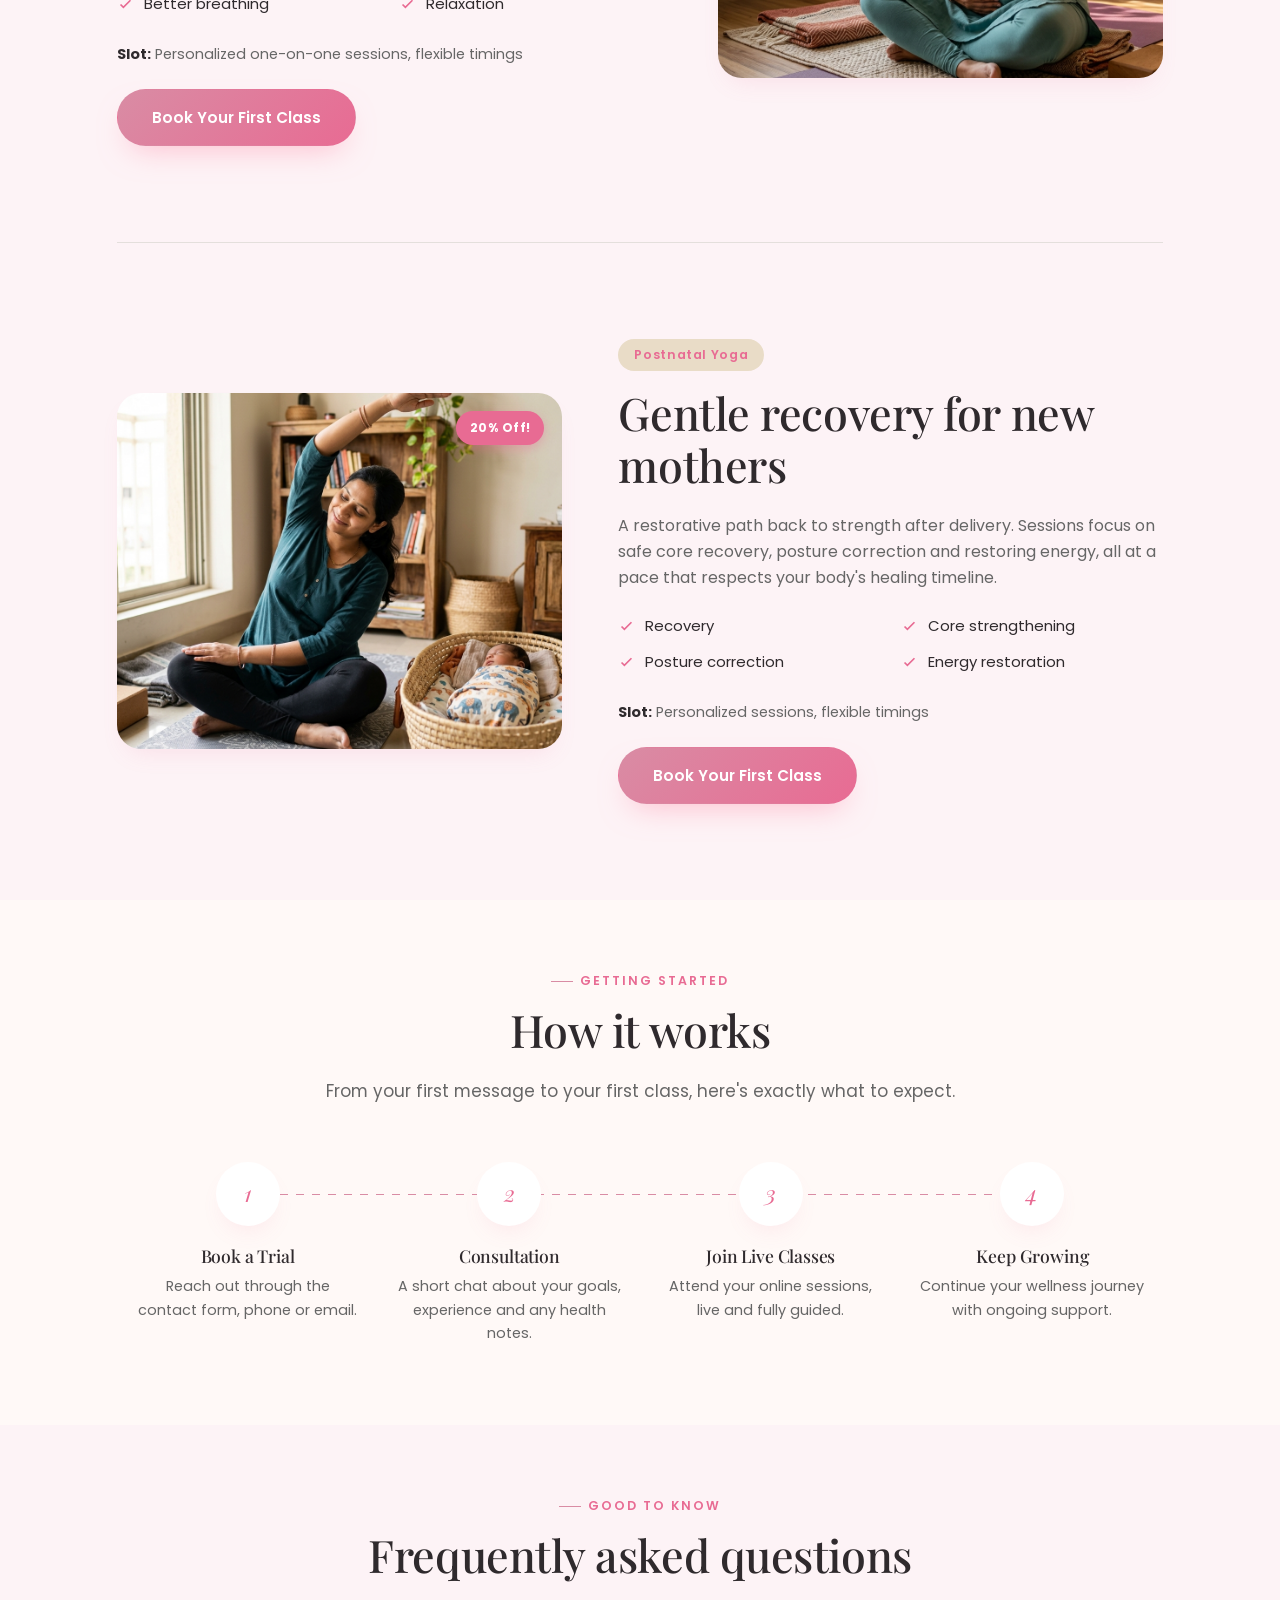
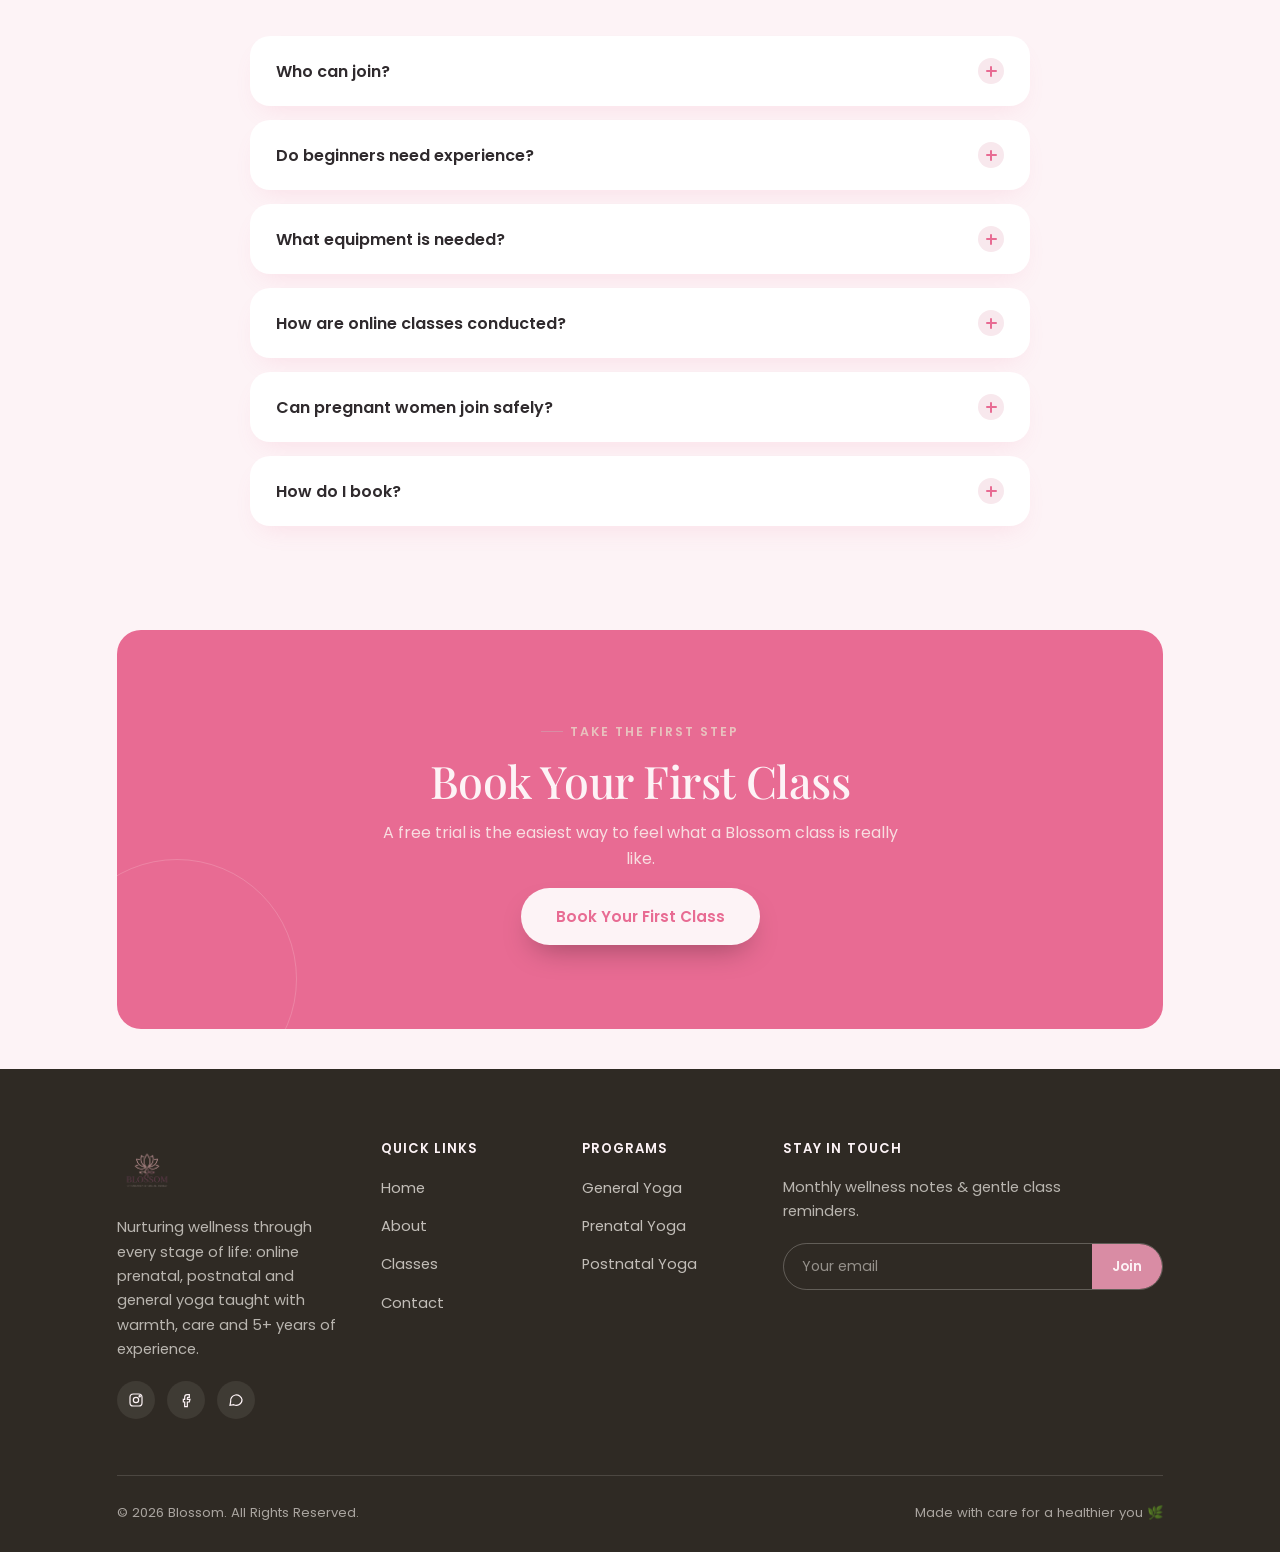
<file: classes.html>
<!DOCTYPE html>
<html lang="en">
<head>
<meta charset="UTF-8">
<meta name="viewport" content="width=device-width, initial-scale=1.0">
<title>Yoga Classes | Prenatal, Postnatal &amp; General Online Yoga | Blossom</title>
<meta name="description" content="Explore Blossom's online yoga classes: General Yoga (Mon-Fri, 7-8 AM), one-on-one Prenatal Yoga and Postnatal Yoga. See how it works and read our FAQ.">
<meta name="keywords" content="Online Prenatal Yoga, Online Postnatal Yoga, General Yoga, Virtual Yoga Classes, Yoga for Beginners, Pregnancy Yoga">
<link rel="preconnect" href="https://fonts.googleapis.com">
<link rel="stylesheet" href="assets/css/style.css">
</head>
<body>
<a href="#main" class="skip-link">Skip to content</a>

<header class="site-header">
  <div class="header-inner">
    <a href="index.html" class="logo" aria-label="Blossom home">
      <img src="assets/img/logo.png" alt="Blossom Logo" class="logo-img">
    </a>
    <nav class="main-nav" id="main-nav">
      <ul class="nav-links">
        <li><a href="index.html">Home</a></li>
        <li><a href="about.html">About</a></li>
        <li><a href="classes.html" class="active">Classes</a></li>
        <li><a href="contact.html">Contact</a></li>
      </ul>
      <button id="theme-toggle" class="theme-toggle" aria-label="Toggle Dark Mode">
        <svg xmlns="http://www.w3.org/2000/svg" viewBox="0 0 24 24" fill="none" stroke="currentColor" stroke-width="2" stroke-linecap="round" stroke-linejoin="round"><path d="M21 12.79A9 9 0 1 1 11.21 3 7 7 0 0 0 21 12.79z"></path></svg>
      </button>
      <a href="contact.html" class="btn btn-primary">Book Trial Class</a>
    </nav>
    <button class="hamburger" aria-label="Toggle menu" aria-expanded="false" aria-controls="main-nav">
      <span></span><span></span><span></span>
    </button>
  </div>
</header>

<main id="main">

<section class="page-hero">
  <div class="container">

    <span class="eyebrow reveal">Our Programs</span>
    <h1 class="reveal">Yoga classes for every body, every stage</h1>
    <p class="reveal">Live, online and personal. Choose the program that meets you where you are today.</p>
  </div>
</section>

<!-- ================= GENERAL YOGA ================= -->
<section class="section-tight" id="general">
  <div class="container">
    <div class="service-block reveal">
      <div class="service-media">
        <div class="frame">
          <div class="discount-flash">20% Off!</div>
          <img src="assets/img/indian_group.png" alt="Group-style general yoga pose demonstrating flexibility and calm">
        </div>
      </div>
      <div class="service-copy">
        <span class="pill">General Yoga</span>
        <h2>Perfect for all fitness levels</h2>
        <p>A well-rounded practice for beginners, working professionals and anyone seeking better physical and mental wellness. Sessions blend gentle strength work, stretching and breath so you leave feeling calm, capable and centred.</p>
        <ul class="service-benefits">
          <li><svg viewBox="0 0 24 24" fill="none" stroke="currentColor" stroke-width="2.4"><path d="M5 12l4 4 10-10"/></svg>Flexibility</li>
          <li><svg viewBox="0 0 24 24" fill="none" stroke="currentColor" stroke-width="2.4"><path d="M5 12l4 4 10-10"/></svg>Strength</li>
          <li><svg viewBox="0 0 24 24" fill="none" stroke="currentColor" stroke-width="2.4"><path d="M5 12l4 4 10-10"/></svg>Better sleep</li>
          <li><svg viewBox="0 0 24 24" fill="none" stroke="currentColor" stroke-width="2.4"><path d="M5 12l4 4 10-10"/></svg>Stress reduction</li>
        </ul>
        <p style="font-size:.9rem;color:var(--ink-soft);margin-bottom:22px;"><strong style="color:var(--ink);">Slot:</strong> Monday–Friday, 7:00 AM – 8:00 AM</p>
        <a href="https://forms.gle/qtaU7GrJV3km6mMV6" class="btn btn-primary" target="_blank" rel="noopener noreferrer">Book Your First Class</a>
      </div>
    </div>
  </div>
</section>

<div class="container"><hr class="divider-line"></div>

<!-- ================= PRENATAL YOGA ================= -->
<section class="section-tight" id="prenatal">
  <div class="container">
    <div class="service-block reverse reveal">
      <div class="service-media">
        <div class="frame">
          <div class="discount-flash">20% Off!</div>
          <img src="assets/img/indian_prenatal.png" alt="Expecting mother in a safe, supported prenatal yoga stretch">
        </div>
      </div>
      <div class="service-copy">
        <span class="pill">Prenatal Yoga</span>
        <h2>Safe, supportive movement for pregnancy</h2>
        <p>Personalized one-on-one sessions designed around your trimester, energy and any pregnancy-specific concerns. Every pose is adapted for safety, with a strong focus on breathing techniques that carry you through labour.</p>
        <ul class="service-benefits">
          <li><svg viewBox="0 0 24 24" fill="none" stroke="currentColor" stroke-width="2.4"><path d="M5 12l4 4 10-10"/></svg>Safe exercises</li>
          <li><svg viewBox="0 0 24 24" fill="none" stroke="currentColor" stroke-width="2.4"><path d="M5 12l4 4 10-10"/></svg>Pelvic strengthening</li>
          <li><svg viewBox="0 0 24 24" fill="none" stroke="currentColor" stroke-width="2.4"><path d="M5 12l4 4 10-10"/></svg>Better breathing</li>
          <li><svg viewBox="0 0 24 24" fill="none" stroke="currentColor" stroke-width="2.4"><path d="M5 12l4 4 10-10"/></svg>Relaxation</li>
        </ul>
        <p style="font-size:.9rem;color:var(--ink-soft);margin-bottom:22px;"><strong style="color:var(--ink);">Slot:</strong> Personalized one-on-one sessions, flexible timings</p>
        <a href="https://forms.gle/2i3JxrbCHjesxq1R7" class="btn btn-primary" target="_blank" rel="noopener noreferrer">Book Your First Class</a>
      </div>
    </div>
  </div>
</section>

<div class="container"><hr class="divider-line"></div>

<!-- ================= POSTNATAL YOGA ================= -->
<section class="section-tight" id="postnatal">
  <div class="container">
    <div class="service-block reveal">
      <div class="service-media">
        <div class="frame">
          <div class="discount-flash">20% Off!</div>
          <img src="assets/img/indian_postnatal.png" alt="New mother gently rebuilding strength through postnatal yoga">
        </div>
      </div>
      <div class="service-copy">
        <span class="pill">Postnatal Yoga</span>
        <h2>Gentle recovery for new mothers</h2>
        <p>A restorative path back to strength after delivery. Sessions focus on safe core recovery, posture correction and restoring energy, all at a pace that respects your body's healing timeline.</p>
        <ul class="service-benefits">
          <li><svg viewBox="0 0 24 24" fill="none" stroke="currentColor" stroke-width="2.4"><path d="M5 12l4 4 10-10"/></svg>Recovery</li>
          <li><svg viewBox="0 0 24 24" fill="none" stroke="currentColor" stroke-width="2.4"><path d="M5 12l4 4 10-10"/></svg>Core strengthening</li>
          <li><svg viewBox="0 0 24 24" fill="none" stroke="currentColor" stroke-width="2.4"><path d="M5 12l4 4 10-10"/></svg>Posture correction</li>
          <li><svg viewBox="0 0 24 24" fill="none" stroke="currentColor" stroke-width="2.4"><path d="M5 12l4 4 10-10"/></svg>Energy restoration</li>
        </ul>
        <p style="font-size:.9rem;color:var(--ink-soft);margin-bottom:22px;"><strong style="color:var(--ink);">Slot:</strong> Personalized sessions, flexible timings</p>
        <a href="contact.html" class="btn btn-primary">Book Your First Class</a>
      </div>
    </div>
  </div>
</section>

<!-- ================= HOW IT WORKS ================= -->
<section class="section" style="background:var(--cream-2);">
  <div class="container">
    <div class="section-head center reveal">
      <span class="eyebrow">Getting Started</span>
      <h2>How it works</h2>
      <p>From your first message to your first class, here's exactly what to expect.</p>
    </div>
    <div class="steps-row reveal-stagger">
      <div class="step-item">
        <div class="step-num">1</div>
        <h3>Book a Trial</h3>
        <p>Reach out through the contact form, phone or email.</p>
      </div>
      <div class="step-item">
        <div class="step-num">2</div>
        <h3>Consultation</h3>
        <p>A short chat about your goals, experience and any health notes.</p>
      </div>
      <div class="step-item">
        <div class="step-num">3</div>
        <h3>Join Live Classes</h3>
        <p>Attend your online sessions, live and fully guided.</p>
      </div>
      <div class="step-item">
        <div class="step-num">4</div>
        <h3>Keep Growing</h3>
        <p>Continue your wellness journey with ongoing support.</p>
      </div>
    </div>
  </div>
</section>

<!-- ================= FAQ ================= -->
<section class="section">
  <div class="container">
    <div class="section-head center reveal">
      <span class="eyebrow">Good to Know</span>
      <h2>Frequently asked questions</h2>
    </div>
    <div class="faq-list reveal">
      <div class="faq-item">
        <button class="faq-question" aria-expanded="false">Who can join?<span class="plus"></span></button>
        <div class="faq-answer"><div class="faq-answer-inner">Anyone! Blossom welcomes beginners, working professionals, expecting mothers and new mothers: all fitness levels are supported.</div></div>
      </div>
      <div class="faq-item">
        <button class="faq-question" aria-expanded="false">Do beginners need experience?<span class="plus"></span></button>
        <div class="faq-answer"><div class="faq-answer-inner">Not at all. Every class is taught with beginners in mind, and poses are adapted to your comfort level from day one.</div></div>
      </div>
      <div class="faq-item">
        <button class="faq-question" aria-expanded="false">What equipment is needed?<span class="plus"></span></button>
        <div class="faq-answer"><div class="faq-answer-inner">Just a yoga mat and a quiet corner to move in. A cushion or bolster is helpful for prenatal and postnatal sessions, but not required.</div></div>
      </div>
      <div class="faq-item">
        <button class="faq-question" aria-expanded="false">How are online classes conducted?<span class="plus"></span></button>
        <div class="faq-answer"><div class="faq-answer-inner">Classes are live and interactive over video call, so you get real-time guidance, corrections and the chance to ask questions.</div></div>
      </div>
      <div class="faq-item">
        <button class="faq-question" aria-expanded="false">Can pregnant women join safely?<span class="plus"></span></button>
        <div class="faq-answer"><div class="faq-answer-inner">Yes. Prenatal sessions are personalized one-on-one and designed around your trimester, energy levels and any doctor's guidance you share with us.</div></div>
      </div>
      <div class="faq-item">
        <button class="faq-question" aria-expanded="false">How do I book?<span class="plus"></span></button>
        <div class="faq-answer"><div class="faq-answer-inner">Simply fill out the contact form, call, or email us, and we'll follow up to schedule your free trial class.</div></div>
      </div>
    </div>
  </div>
</section>

<section class="section-tight">
  <div class="container">
    <div class="cta-banner reveal">
      <svg class="cta-ring" style="width:240px;height:240px;bottom:-70px;left:-60px;" aria-hidden="true"></svg>
      <span class="eyebrow" style="color:var(--blush);">Take the First Step</span>
      <h2>Book Your First Class</h2>
      <p>A free trial is the easiest way to feel what a Blossom class is really like.</p>
      <a href="contact.html" class="btn btn-primary">Book Your First Class</a>
    </div>
  </div>
</section>

</main>

<footer class="site-footer">
  <div class="container">
    <div class="footer-grid">
      <div class="footer-col">
        <a href="index.html"><img src="assets/img/logo.png" alt="Blossom Logo" class="footer-logo-img"></a>
        <p class="footer-desc">Nurturing wellness through every stage of life: online prenatal, postnatal and general yoga taught with warmth, care and 5+ years of experience.</p>
        <div class="footer-social">
          <a href="#" aria-label="Blossom on Instagram"><svg viewBox="0 0 24 24" fill="none" stroke="currentColor" stroke-width="1.8"><rect x="3" y="3" width="18" height="18" rx="5"/><circle cx="12" cy="12" r="4"/><circle cx="17.5" cy="6.5" r="1"/></svg></a>
          <a href="#" aria-label="Blossom on Facebook"><svg viewBox="0 0 24 24" fill="none" stroke="currentColor" stroke-width="1.8"><path d="M15 8h2V4h-3a4 4 0 00-4 4v3H8v4h2v7h4v-7h3l1-4h-4V9a1 1 0 011-1z"/></svg></a>
          <a href="#" aria-label="Blossom on WhatsApp"><svg viewBox="0 0 24 24" fill="none" stroke="currentColor" stroke-width="1.8"><path d="M21 11.5a8.5 8.5 0 01-12.4 7.6L3 20l1-5.4A8.5 8.5 0 1121 11.5z"/></svg></a>

        </div>
      </div>
      <div class="footer-col">
        <h4>Quick Links</h4>
        <ul>
          <li><a href="index.html">Home</a></li>
          <li><a href="about.html">About</a></li>
          <li><a href="classes.html">Classes</a></li>
          <li><a href="contact.html">Contact</a></li>
        </ul>
      </div>
      <div class="footer-col">
        <h4>Programs</h4>
        <ul>
          <li><a href="classes.html#general">General Yoga</a></li>
          <li><a href="classes.html#prenatal">Prenatal Yoga</a></li>
          <li><a href="classes.html#postnatal">Postnatal Yoga</a></li>
        </ul>
      </div>
      <div class="footer-col">
        <h4>Stay In Touch</h4>
        <p class="footer-desc">Monthly wellness notes &amp; gentle class reminders.</p>
        <form class="newsletter-form">
          <input type="email" placeholder="Your email" required aria-label="Email for newsletter">
          <button type="submit">Join</button>
        </form>
      </div>
    </div>
    <div class="footer-bottom">
      <span>&copy; <span class="current-year">2026</span> Blossom. All Rights Reserved.</span>
      <span>Made with care for a healthier you 🌿</span>
    </div>
  </div>
</footer>

<script src="assets/js/script.js"></script>
</body>
</html>
</file>
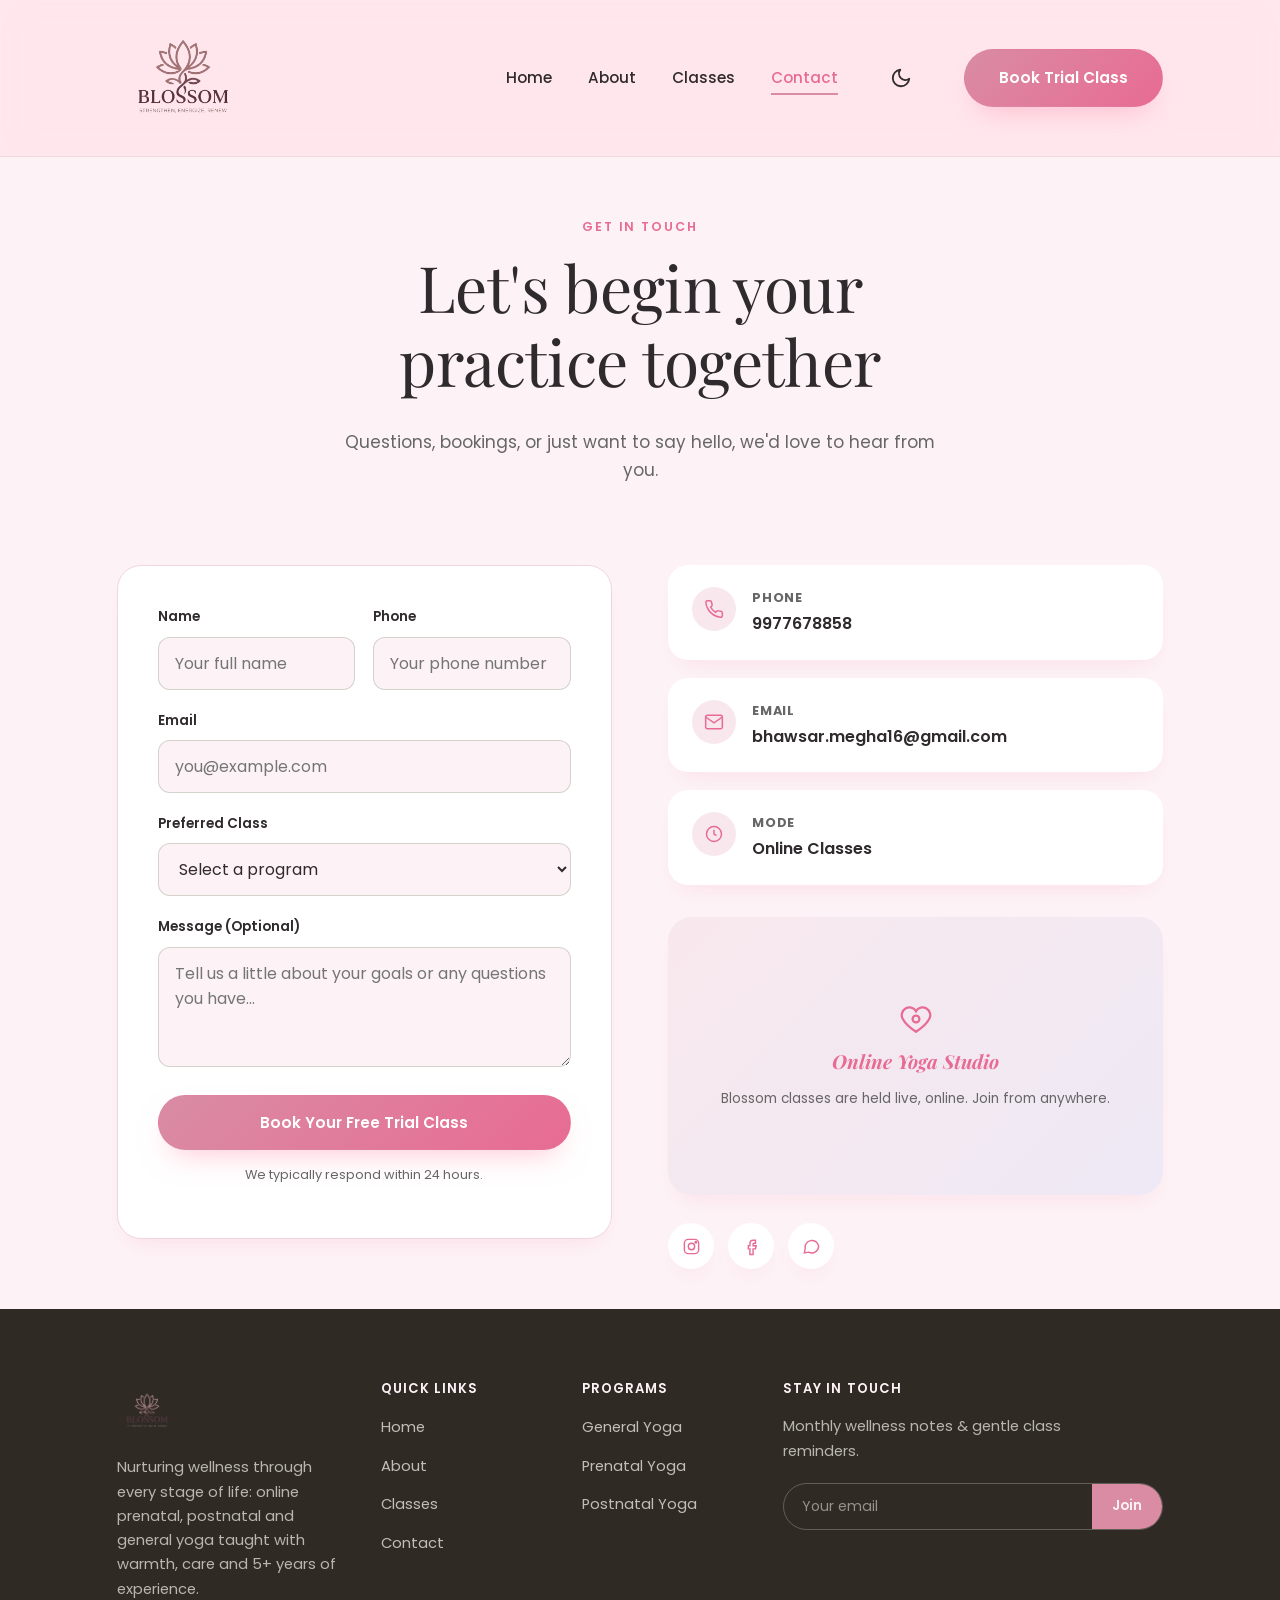
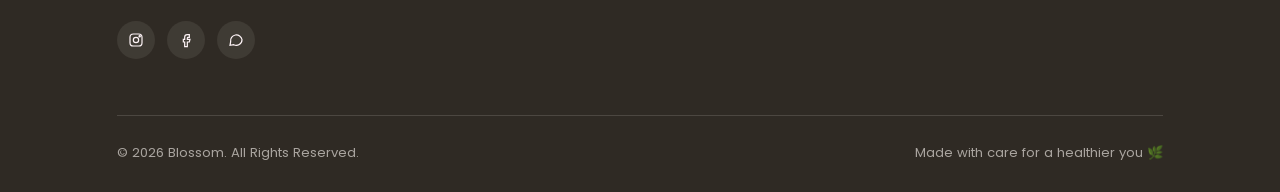
<file: contact.html>
<!DOCTYPE html>
<html lang="en">
<head>
<meta charset="UTF-8">
<meta name="viewport" content="width=device-width, initial-scale=1.0">
<title>Contact Blossom | Book Your Free Trial Yoga Class</title>
<meta name="description" content="Get in touch with Blossom to book your free trial class. Online yoga classes Monday-Friday. Call 9977678858 or email bhawsar.megha16@gmail.com.">
<meta name="keywords" content="Book Yoga Class, Contact Yoga Instructor, Online Yoga Classes, Prenatal Yoga Booking">
<link rel="preconnect" href="https://fonts.googleapis.com">
<link rel="stylesheet" href="assets/css/style.css">
</head>
<body>
<a href="#main" class="skip-link">Skip to content</a>

<header class="site-header">
  <div class="header-inner">
    <a href="index.html" class="logo" aria-label="Blossom home">
      <img src="assets/img/logo.png" alt="Blossom Logo" class="logo-img">
    </a>
    <nav class="main-nav" id="main-nav">
      <ul class="nav-links">
        <li><a href="index.html">Home</a></li>
        <li><a href="about.html">About</a></li>
        <li><a href="classes.html">Classes</a></li>
        <li><a href="contact.html" class="active">Contact</a></li>
      </ul>
      <button id="theme-toggle" class="theme-toggle" aria-label="Toggle Dark Mode">
        <svg xmlns="http://www.w3.org/2000/svg" viewBox="0 0 24 24" fill="none" stroke="currentColor" stroke-width="2" stroke-linecap="round" stroke-linejoin="round"><path d="M21 12.79A9 9 0 1 1 11.21 3 7 7 0 0 0 21 12.79z"></path></svg>
      </button>
      <a href="contact.html" class="btn btn-primary">Book Trial Class</a>
    </nav>
    <button class="hamburger" aria-label="Toggle menu" aria-expanded="false" aria-controls="main-nav">
      <span></span><span></span><span></span>
    </button>
  </div>
</header>

<main id="main">

<section class="page-hero">
  <div class="container">

    <span class="eyebrow reveal">Get In Touch</span>
    <h1 class="reveal">Let's begin your practice together</h1>
    <p class="reveal">Questions, bookings, or just want to say hello, we'd love to hear from you.</p>
  </div>
</section>

<section class="section-tight">
  <div class="container">
    <div class="contact-grid">

      <div class="reveal">
        <div class="contact-form">
          <form id="contact-form" novalidate>
            <div class="form-row">
              <div class="field">
                <label for="name">Name</label>
                <input type="text" id="name" name="name" placeholder="Your full name" required>
              </div>
              <div class="field">
                <label for="phone">Phone</label>
                <input type="tel" id="phone" name="phone" placeholder="Your phone number" required>
              </div>
            </div>
            <div class="field">
              <label for="email">Email</label>
              <input type="email" id="email" name="email" placeholder="you@example.com" required>
            </div>
            <div class="field">
              <label for="class-pref">Preferred Class</label>
              <select id="class-pref" name="class-pref" required>
                <option value="" disabled selected>Select a program</option>
                <option value="general">General Yoga</option>
                <option value="prenatal">Prenatal Yoga</option>
                <option value="postnatal">Postnatal Yoga</option>
                <option value="not-sure">Not sure yet</option>
              </select>
            </div>
            <div class="field">
              <label for="message">Message (Optional)</label>
              <textarea id="message" name="message" placeholder="Tell us a little about your goals or any questions you have..."></textarea>
            </div>
            <button type="submit" class="btn btn-primary btn-block">Book Your Free Trial Class</button>
            <p class="form-note">We typically respond within 24 hours.</p>
          </form>
          <div class="form-success" id="form-success">
            <svg viewBox="0 0 24 24" fill="none" stroke="currentColor" stroke-width="1.6"><circle cx="12" cy="12" r="10"/><path d="M8 12.5l2.5 2.5L16 9.5"/></svg>
            <h3>Thank you!</h3>
            <p>Your message has been received. We'll reach out shortly to schedule your free trial class.</p>
          </div>
        </div>
      </div>

      <div class="reveal">
        <div class="contact-info-list">
          <div class="contact-info-item">
            <span class="icon"><svg viewBox="0 0 24 24" fill="none" stroke="currentColor" stroke-width="1.8"><path d="M22 16.9v3a2 2 0 01-2.2 2 19.8 19.8 0 01-8.6-3 19.5 19.5 0 01-6-6 19.8 19.8 0 01-3-8.7A2 2 0 014.1 2h3a2 2 0 012 1.7c.1 1 .3 2 .6 2.9a2 2 0 01-.5 2.1L8 9.9a16 16 0 006 6l1.2-1.2a2 2 0 012.1-.5c.9.3 1.9.5 2.9.6a2 2 0 011.8 2.1z"/></svg></span>
            <div><strong>Phone</strong><a href="tel:9977678858">9977678858</a></div>
          </div>
          <div class="contact-info-item">
            <span class="icon"><svg viewBox="0 0 24 24" fill="none" stroke="currentColor" stroke-width="1.8"><rect x="2" y="4" width="20" height="16" rx="2"/><path d="M2 6l10 7 10-7"/></svg></span>
            <div><strong>Email</strong><a href="mailto:bhawsar.megha16@gmail.com">bhawsar.megha16@gmail.com</a></div>
          </div>
          <div class="contact-info-item">
            <span class="icon"><svg viewBox="0 0 24 24" fill="none" stroke="currentColor" stroke-width="1.8"><circle cx="12" cy="12" r="9"/><path d="M12 7v5l3 2"/></svg></span>
            <div><strong>Mode</strong><span class="value">Online Classes</span></div>
          </div>

        </div>

        <div class="map-placeholder">
          <div class="map-note">
            <svg viewBox="0 0 24 24" fill="none" stroke="currentColor" stroke-width="1.6"><path d="M12 21s-7-4.6-9.3-9A5.4 5.4 0 0112 6.5 5.4 5.4 0 0121.3 12c-2.3 4.4-9.3 9-9.3 9z"/><circle cx="12" cy="12" r="2.4"/></svg>
            <strong>Online Yoga Studio</strong>
            <span style="font-size:.85rem;color:var(--ink-soft);">Blossom classes are held live, online. Join from anywhere.</span>
          </div>
        </div>

        <div class="social-row">
          <a href="#" class="social-circle" aria-label="Blossom on Instagram"><svg viewBox="0 0 24 24" fill="none" stroke="currentColor" stroke-width="1.8"><rect x="3" y="3" width="18" height="18" rx="5"/><circle cx="12" cy="12" r="4"/><circle cx="17.5" cy="6.5" r="1"/></svg></a>
          <a href="#" class="social-circle" aria-label="Blossom on Facebook"><svg viewBox="0 0 24 24" fill="none" stroke="currentColor" stroke-width="1.8"><path d="M15 8h2V4h-3a4 4 0 00-4 4v3H8v4h2v7h4v-7h3l1-4h-4V9a1 1 0 011-1z"/></svg></a>
          <a href="#" class="social-circle" aria-label="Blossom on WhatsApp"><svg viewBox="0 0 24 24" fill="none" stroke="currentColor" stroke-width="1.8"><path d="M21 11.5a8.5 8.5 0 01-12.4 7.6L3 20l1-5.4A8.5 8.5 0 1121 11.5z"/></svg></a>

        </div>
      </div>

    </div>
  </div>
</section>

</main>

<footer class="site-footer">
  <div class="container">
    <div class="footer-grid">
      <div class="footer-col">
        <a href="index.html"><img src="assets/img/logo.png" alt="Blossom Logo" class="footer-logo-img"></a>
        <p class="footer-desc">Nurturing wellness through every stage of life: online prenatal, postnatal and general yoga taught with warmth, care and 5+ years of experience.</p>
        <div class="footer-social">
          <a href="#" aria-label="Blossom on Instagram"><svg viewBox="0 0 24 24" fill="none" stroke="currentColor" stroke-width="1.8"><rect x="3" y="3" width="18" height="18" rx="5"/><circle cx="12" cy="12" r="4"/><circle cx="17.5" cy="6.5" r="1"/></svg></a>
          <a href="#" aria-label="Blossom on Facebook"><svg viewBox="0 0 24 24" fill="none" stroke="currentColor" stroke-width="1.8"><path d="M15 8h2V4h-3a4 4 0 00-4 4v3H8v4h2v7h4v-7h3l1-4h-4V9a1 1 0 011-1z"/></svg></a>
          <a href="#" aria-label="Blossom on WhatsApp"><svg viewBox="0 0 24 24" fill="none" stroke="currentColor" stroke-width="1.8"><path d="M21 11.5a8.5 8.5 0 01-12.4 7.6L3 20l1-5.4A8.5 8.5 0 1121 11.5z"/></svg></a>

        </div>
      </div>
      <div class="footer-col">
        <h4>Quick Links</h4>
        <ul>
          <li><a href="index.html">Home</a></li>
          <li><a href="about.html">About</a></li>
          <li><a href="classes.html">Classes</a></li>
          <li><a href="contact.html">Contact</a></li>
        </ul>
      </div>
      <div class="footer-col">
        <h4>Programs</h4>
        <ul>
          <li><a href="classes.html#general">General Yoga</a></li>
          <li><a href="classes.html#prenatal">Prenatal Yoga</a></li>
          <li><a href="classes.html#postnatal">Postnatal Yoga</a></li>
        </ul>
      </div>
      <div class="footer-col">
        <h4>Stay In Touch</h4>
        <p class="footer-desc">Monthly wellness notes &amp; gentle class reminders.</p>
        <form class="newsletter-form">
          <input type="email" placeholder="Your email" required aria-label="Email for newsletter">
          <button type="submit">Join</button>
        </form>
      </div>
    </div>
    <div class="footer-bottom">
      <span>&copy; <span class="current-year">2026</span> Blossom. All Rights Reserved.</span>
      <span>Made with care for a healthier you 🌿</span>
    </div>
  </div>
</footer>

<script src="assets/js/script.js"></script>
</body>
</html>
</file>
<file: assets/css/style.css>
/* ==========================================================================
   BLOSSOM — Design tokens
   Palette: cream #FBF7F1 · sage #7C8B68 · deep sage #5B6B4A · blush #E8C2BE
            beige #E9DCC7 · lavender #C7BEDD · ink #37312A
   Type: display "Fraunces" (organic serif) / body "Outfit" (warm geometric sans)
   Signature: the Breath Circle — a slow inhale/exhale ring motif used as a
   loader, a hero focal point and a section-divider heartbeat throughout.
   ========================================================================== */

@import url('https://fonts.googleapis.com/css2?family=Playfair+Display:ital,wght@0,400..700;1,400..700&family=Poppins:wght@300;400;500;600&display=swap');

:root{
  --cream:      #FDF3F6;
  --cream-2:    #FFF9F7;
  --sage:       #D98CA4;
  --sage-dark:  #E86B93;
  --sage-pale:  #F8E8ED;
  --blush:      #E8C2BE;
  --blush-pale: #F6E6E3;
  --border-pink: #F1D6DF;
  --beige:      #E9DCC7;
  --lavender:   #C7BEDD;
  --lavender-pale: #EEE9F5;
  --ink:        #2F2A2D;
  --ink-soft:   #666666;
  --white:      #FFFFFF;

  --font-display: 'Playfair Display', serif;
  --font-body: 'Poppins', sans-serif;

  --radius-lg: 24px;
  --radius-md: 20px;
  --radius-sm: 12px;

  --shadow-soft: 0 20px 40px -15px rgba(217, 140, 164, 0.2);
  --shadow-card: 0 12px 25px -10px rgba(232, 107, 147, 0.15);

  --ease: cubic-bezier(.4,0,.2,1);
}

body.dark-mode {
  --cream:      #1A1A1A;
  --cream-2:    #242424;
  --sage:       #B36980;
  --sage-dark:  #E86B93;
  --sage-pale:  #2C2226;
  --blush:      #B58A87;
  --blush-pale: #2C2524;
  --border-pink: #3D2D33;
  --beige:      #2A2620;
  --lavender:   #938AA8;
  --lavender-pale: #27252C;
  --ink:        #F2F2F2;
  --ink-soft:   #B0B0B0;
  --white:      #121212;
  --shadow-soft: 0 20px 40px -15px rgba(0, 0, 0, 0.5);
  --shadow-card: 0 12px 25px -10px rgba(0, 0, 0, 0.6);
}

.theme-toggle {
  background: none;
  border: none;
  color: var(--ink);
  cursor: pointer;
  padding: 8px;
  display: flex;
  align-items: center;
  justify-content: center;
  transition: color 0.3s var(--ease), transform 0.3s var(--ease);
}
.theme-toggle:hover {
  color: var(--sage-dark);
  transform: scale(1.1);
}
.theme-toggle svg {
  width: 22px;
  height: 22px;
}

*, *::before, *::after{ box-sizing: border-box; }
html{ scroll-behavior: smooth; }
@media (prefers-reduced-motion: reduce){
  html{ scroll-behavior: auto; }
  *, *::before, *::after{ animation-duration: 0.001ms !important; animation-iteration-count: 1 !important; transition-duration: 0.001ms !important; scroll-behavior: auto !important; }
}

body{
  margin: 0;
  font-family: var(--font-body);
  color: var(--ink);
  background: var(--cream);
  line-height: 1.65;
  -webkit-font-smoothing: antialiased;
  overflow-x: hidden;
}

img{ max-width: 100%; display: block; }
a{ color: inherit; text-decoration: none; }
ul{ margin: 0; padding: 0; list-style: none; }
button{ font-family: inherit; cursor: pointer; }
input, textarea, select{ font-family: inherit; font-size: inherit; }

h1, h2, h3, h4{
  font-family: var(--font-display);
  font-weight: 500;
  line-height: 1.15;
  margin: 0 0 .5em;
  color: var(--ink);
  letter-spacing: -0.01em;
}
h1{ font-size: clamp(2.4rem, 5vw, 4.2rem); font-weight: 400; }
h2{ font-size: clamp(1.9rem, 3.6vw, 2.8rem); }
h3{ font-size: clamp(1.25rem, 2vw, 1.55rem); }
p{ margin: 0 0 1em; color: var(--ink-soft); }

.eyebrow{
  display: inline-flex;
  align-items: center;
  gap: .55em;
  font-family: var(--font-body);
  font-size: .78rem;
  font-weight: 600;
  letter-spacing: .16em;
  text-transform: uppercase;
  color: var(--sage-dark);
  margin-bottom: 1em;
}
.eyebrow::before{
  content: '';
  width: 22px; height: 1px;
  background: var(--sage);
  display: inline-block;
}

.container{ max-width: 1200px; margin: 0 auto; padding: 0 6vw; }
.section{ padding: clamp(32px, 5vw, 64px) 0; position: relative; }
.section-tight{ padding: clamp(24px, 4vw, 40px) 0; }

/* ---------- focus & a11y ---------- */
a:focus-visible, button:focus-visible, input:focus-visible, textarea:focus-visible, select:focus-visible{
  outline: 2px solid var(--sage-dark);
  outline-offset: 3px;
  border-radius: 6px;
}
.skip-link{
  position: absolute; left: -999px; top: 0; background: var(--sage-dark); color: #fff;
  padding: 12px 18px; border-radius: 0 0 10px 0; z-index: 999;
}
.skip-link:focus{ left: 0; }

/* ---------- buttons ---------- */
.btn{
  display: inline-flex; align-items: center; justify-content: center; gap: .6em;
  padding: 15px 34px;
  border-radius: 999px;
  font-size: .95rem;
  font-weight: 600;
  border: 1px solid transparent;
  transition: transform .35s var(--ease), box-shadow .35s var(--ease), background .35s var(--ease), color .35s var(--ease);
  white-space: nowrap;
}
.btn-primary{
  background: linear-gradient(135deg, var(--sage), var(--sage-dark));
  color: var(--white);
  box-shadow: 0 14px 30px -12px rgba(255,143,171,.55);
}
.btn-primary:hover{ transform: translateY(-3px); box-shadow: 0 20px 36px -14px rgba(255,143,171,.65); background: linear-gradient(135deg, var(--sage-dark), var(--sage)); }
.btn-secondary{
  background: transparent;
  color: var(--sage-dark);
  border-color: var(--sage-dark);
}
.btn-secondary:hover{ background: var(--sage-dark); color: var(--cream); transform: translateY(-3px); }
.btn-light{
  background: var(--cream);
  color: var(--sage-dark);
}
.btn-light:hover{ transform: translateY(-3px); box-shadow: var(--shadow-card); }
.btn-block{ width: 100%; }

/* ==========================================================================
   HEADER
   ========================================================================== */
.site-header{
  position: sticky; top: 0; z-index: 500;
  background: rgba(255, 229, 236, 0.86);
  backdrop-filter: blur(14px) saturate(140%);
  -webkit-backdrop-filter: blur(14px) saturate(140%);
  border-bottom: 1px solid rgba(91,107,74,.1);
  transition: box-shadow .3s var(--ease);
}
.site-header.is-scrolled{ box-shadow: 0 10px 30px -18px rgba(55,49,42,.35); }
.header-inner{
  display: flex; align-items: center; justify-content: space-between;
  padding: 18px 6vw;
  max-width: 1200px; margin: 0 auto;
}
.logo{
  font-family: var(--font-display);
  font-size: 1.65rem;
  font-style: italic;
  font-weight: 500;
  color: var(--sage-dark);
  display: flex; align-items: center; gap: 10px;
}
.logo-img { height: 120px; width: auto; object-fit: contain; mix-blend-mode: multiply; transform: scale(1.1); transform-origin: left center; }

.main-nav{ display: flex; align-items: center; gap: 44px; }
.nav-links{ display: flex; gap: 36px; }
.nav-links a{
  font-size: .95rem; font-weight: 500; color: var(--ink);
  position: relative; padding: 4px 0;
}
.nav-links a::after{
  content: ''; position: absolute; left: 0; bottom: -3px; width: 0; height: 2px;
  background: var(--sage); transition: width .3s var(--ease);
}
.nav-links a:hover::after, .nav-links a.active::after{ width: 100%; }
.nav-links a.active{ color: var(--sage-dark); }

.hamburger{
  display: none; flex-direction: column; gap: 5px; background: none; border: none; padding: 8px; z-index: 600;
}
.hamburger span{ width: 24px; height: 2px; background: var(--ink); border-radius: 2px; transition: transform .3s var(--ease), opacity .3s var(--ease); }
.hamburger.open span:nth-child(1){ transform: translateY(7px) rotate(45deg); }
.hamburger.open span:nth-child(2){ opacity: 0; }
.hamburger.open span:nth-child(3){ transform: translateY(-7px) rotate(-45deg); }

@media (max-width: 900px){
  .hamburger{ display: flex; }
  .main-nav{
    position: fixed; inset: 0 0 0 30%; top: 0; height: 100vh;
    background: var(--cream); flex-direction: column; justify-content: center; align-items: flex-start;
    padding: 40px 10vw; gap: 40px;
    transform: translateX(100%); transition: transform .45s var(--ease);
    box-shadow: -20px 0 50px -20px rgba(0,0,0,.15);
  }
  .main-nav.open{ transform: translateX(0); }
  .nav-links{ flex-direction: column; gap: 26px; }
  .nav-links a{ font-size: 1.4rem; font-family: var(--font-display); }
  .main-nav .btn{ width: 100%; text-align: center; }
}

/* ==========================================================================
   HERO
   ========================================================================== */
.hero{
  position: relative;
  padding: 32px 0 clamp(32px, 4vw, 60px);
  overflow: hidden;
  background: linear-gradient(135deg, var(--cream) 0%, var(--sage-pale) 100%);
}
.hero-bg-blob{
  position: absolute; z-index: 0; pointer-events: none;
}
.hero .container{
  display: grid; grid-template-columns: 1.05fr .95fr; gap: 60px; align-items: center; position: relative; z-index: 2;
}
.hero-copy h1{ margin-bottom: .4em; }
.hero-copy h1 em{ font-style: italic; color: var(--sage-dark); }
.hero-copy p.lede{ font-size: 1.15rem; max-width: 46ch; margin-bottom: 2em; }
.hero-cta-row{ display: flex; gap: 18px; flex-wrap: wrap; }

.hero-visual{ position: relative; }
.hero-blob-frame{
  position: relative;
  border-radius: 44% 56% 62% 38% / 45% 40% 60% 55%;
  overflow: hidden;
  box-shadow: var(--shadow-soft);
  aspect-ratio: 4/5;
  animation: blob-morph 14s ease-in-out infinite;
}
.hero-blob-frame img{ width: 100%; height: 100%; object-fit: cover; }
@keyframes blob-morph{
  0%, 100%{ border-radius: 44% 56% 62% 38% / 45% 40% 60% 55%; }
  50%{ border-radius: 58% 42% 40% 60% / 55% 60% 40% 45%; }
}
.breath-badge{
  position: absolute; top: -26px; right: -26px;
  width: 128px; height: 128px;
  background: var(--cream);
  border-radius: 50%;
  box-shadow: var(--shadow-card);
  display: flex; align-items: center; justify-content: center;
}
.breath-badge .ring{
  position: absolute; inset: 10px; border-radius: 50%; border: 1.5px solid var(--sage);
  animation: breathe 5.2s ease-in-out infinite;
}
.breath-badge .ring.ring-2{ inset: 18px; border-color: var(--blush); animation-delay: .4s; }
.breath-badge span{ font-family: var(--font-display); font-style: italic; font-size: .82rem; text-align: center; color: var(--sage-dark); line-height: 1.25; z-index: 2; }
@keyframes breathe{
  0%, 100%{ transform: scale(.82); opacity: .55; }
  50%{ transform: scale(1.06); opacity: 1; }
}

/* ==========================================================================
   TRUST STRIP
   ========================================================================== */
.trust-strip{
  background: var(--sage-dark);
  color: var(--cream);
  padding: 26px 0;
}
.trust-strip ul{
  display: flex; flex-wrap: wrap; gap: 14px 40px; justify-content: center;
  max-width: 1200px; margin: 0 auto; padding: 0 6vw;
}
.trust-strip li{
  display: flex; align-items: center; gap: 10px;
  font-size: .92rem; font-weight: 500; letter-spacing: .01em;
}
.trust-strip svg{ width: 18px; height: 18px; flex-shrink: 0; color: var(--blush); }

/* ==========================================================================
   SECTION HEADERS
   ========================================================================== */
.section-head{ max-width: 640px; margin-bottom: 56px; }
.section-head.center{ margin-left: auto; margin-right: auto; text-align: center; }
.section-head p{ font-size: 1.06rem; }

/* ==========================================================================
   CARDS — Why Choose
   ========================================================================== */
.grid-3{ display: grid; grid-template-columns: repeat(3, 1fr); gap: 28px; }
.grid-2{ display: grid; grid-template-columns: repeat(2, 1fr); gap: 28px; }

.feature-card{
  background: var(--white);
  border-radius: var(--radius-md);
  padding: 40px 32px;
  box-shadow: var(--shadow-card);
  transition: transform .4s var(--ease), box-shadow .4s var(--ease);
}
.feature-card:hover{ transform: translateY(-8px); box-shadow: var(--shadow-soft); }
.feature-icon{
  width: 56px; height: 56px; border-radius: 50%;
  display: flex; align-items: center; justify-content: center;
  margin-bottom: 22px;
  background: var(--sage-pale);
}
.feature-icon svg{ width: 26px; height: 26px; color: var(--sage-dark); }
.feature-card:nth-child(2) .feature-icon{ background: var(--blush-pale); }
.feature-card:nth-child(2) .feature-icon svg{ color: #B5615A; }
.feature-card:nth-child(3) .feature-icon{ background: var(--lavender-pale); }
.feature-card:nth-child(3) .feature-icon svg{ color: #6E5FA0; }

/* ==========================================================================
   PROGRAM CARDS
   ========================================================================== */
.program-card{
  background: var(--white);
  border: 1px solid var(--border-pink);
  border-radius: var(--radius-md);
  overflow: hidden;
  box-shadow: var(--shadow-card);
  display: flex; flex-direction: column;
  transition: transform .4s var(--ease), box-shadow .4s var(--ease);
  height: 100%;
}
.program-card:hover{ transform: translateY(-8px); box-shadow: var(--shadow-soft); }
.program-media{ position: relative; aspect-ratio: 5/4; overflow: hidden; }
.program-media img{ width: 100%; height: 100%; object-fit: cover; transition: transform .6s var(--ease); }
.program-card:hover .program-media img{ transform: scale(1.07); }
.program-tag{
  position: absolute; top: 18px; left: 18px;
  background: rgba(251,247,241,.92); backdrop-filter: blur(6px);
  color: var(--sage-dark); font-size: .75rem; font-weight: 600; letter-spacing: .04em;
  padding: 7px 14px; border-radius: 999px;
}
.program-body{ padding: 30px 28px 32px; display: flex; flex-direction: column; flex: 1; }
.program-body ul{ margin: 6px 0 24px; display: grid; gap: 10px; }
.program-body li{ display: flex; align-items: flex-start; gap: 10px; font-size: .93rem; color: var(--ink-soft); }
.program-body li svg{ width: 16px; height: 16px; margin-top: 3px; flex-shrink: 0; color: var(--sage); }
.program-body .btn{ margin-top: auto; align-self: flex-start; }

/* ==========================================================================
   ABOUT PREVIEW / SPLIT SECTIONS
   ========================================================================== */
.split{
  display: grid; grid-template-columns: .9fr 1.1fr; gap: 64px; align-items: center;
}
.split.reverse{ grid-template-columns: 1.1fr .9fr; }
.split.reverse .split-media{ order: 2; }
.split-media{ position: relative; }
.split-media .frame{
  border-radius: var(--radius-lg);
  overflow: hidden;
  box-shadow: var(--shadow-card);
}
.split-media .frame img{ width: 100%; aspect-ratio: 4/3.4; object-fit: cover; }
.split-media .accent-dot{
  position: absolute; width: 140px; height: 140px; border-radius: 50%;
  background: var(--beige); z-index: -1;
}
.split-media .accent-dot.tl{ top: -30px; left: -30px; background: var(--blush-pale); }
.split-media .accent-dot.br{ bottom: -30px; right: -30px; background: var(--sage-pale); }

/* ==========================================================================
   TESTIMONIALS
   ========================================================================== */
.testimonial-track{ display: grid; grid-template-columns: repeat(3, 1fr); gap: 26px; }
.testimonial-card{
  background: var(--white);
  border-radius: var(--radius-md);
  padding: 34px 30px;
  box-shadow: var(--shadow-card);
  display: flex; flex-direction: column; gap: 16px;
}
.stars{ display: flex; gap: 4px; }
.stars svg{ width: 16px; height: 16px; color: #E0A840; }
.testimonial-quote{ font-family: var(--font-display); font-style: italic; font-size: 1.05rem; color: var(--ink); line-height: 1.5; }
.testimonial-person{ display: flex; align-items: center; gap: 12px; margin-top: auto; padding-top: 8px; }
.testimonial-avatar{
  width: 42px; height: 42px; border-radius: 50%;
  display: flex; align-items: center; justify-content: center;
  font-family: var(--font-display); font-style: italic; color: var(--sage-dark);
  background: var(--sage-pale); flex-shrink: 0;
}
.testimonial-person strong{ display: block; font-size: .9rem; }
.testimonial-person span{ font-size: .8rem; color: var(--ink-soft); }

/* ==========================================================================
   FINAL CTA / BANNER
   ========================================================================== */
.cta-banner{
  position: relative;
  background: var(--sage-dark);
  color: var(--cream);
  border-radius: var(--radius-lg);
  padding: clamp(48px, 7vw, 84px) clamp(24px, 6vw, 64px);
  text-align: center;
  overflow: hidden;
}
.cta-banner h2{ color: var(--cream); margin-bottom: .3em; }
.cta-banner p{ color: rgba(251,247,241,.82); max-width: 52ch; margin-left: auto; margin-right: auto; }
.cta-banner .btn-primary{ background: var(--cream); color: var(--sage-dark); box-shadow: 0 14px 30px -12px rgba(0,0,0,.35); }
.cta-banner .btn-primary:hover{ background: var(--white); }
.cta-ring{ position: absolute; border: 1px solid rgba(251,247,241,.18); border-radius: 50%; }

/* ==========================================================================
   WAVE DIVIDER
   ========================================================================== */
.wave-divider{ line-height: 0; }
.wave-divider svg{ width: 100%; height: auto; display: block; }

/* ==========================================================================
   REVEAL ANIMATIONS
   ========================================================================== */
.reveal{ opacity: 0; transform: translateY(28px); transition: opacity .8s var(--ease), transform .8s var(--ease); }
.reveal.is-visible{ opacity: 1; transform: translateY(0); }
.reveal-stagger > *{ opacity: 0; transform: translateY(24px); transition: opacity .7s var(--ease), transform .7s var(--ease); }
.reveal-stagger.is-visible > *{ opacity: 1; transform: translateY(0); }
.reveal-stagger.is-visible > *:nth-child(1){ transition-delay: .05s; }
.reveal-stagger.is-visible > *:nth-child(2){ transition-delay: .16s; }
.reveal-stagger.is-visible > *:nth-child(3){ transition-delay: .27s; }
.reveal-stagger.is-visible > *:nth-child(4){ transition-delay: .38s; }
.reveal-stagger.is-visible > *:nth-child(5){ transition-delay: .49s; }

/* ==========================================================================
   PAGE HERO (inner pages)
   ========================================================================== */
.page-hero{
  padding: 56px 0 40px;
  text-align: center;
  position: relative;
}
.page-hero .eyebrow{ justify-content: center; }
.page-hero .eyebrow::before{ display: none; }
.page-hero h1{ max-width: 18ch; margin-left: auto; margin-right: auto; }
.page-hero p{ max-width: 56ch; margin: 0 auto; font-size: 1.06rem; }
.breadcrumb{ font-size: .85rem; color: var(--ink-soft); margin-bottom: 18px; }
.breadcrumb a{ color: var(--sage-dark); font-weight: 600; }

/* ==========================================================================
   ABOUT PAGE
   ========================================================================== */
.stat-row{ display: grid; grid-template-columns: repeat(4, 1fr); gap: 24px; margin-top: 8px; }
.stat-item{ text-align: center;  padding: 34px 24px;
  background: var(--white);
  border: 1px solid var(--border-pink);
  border-radius: var(--radius-lg);
  box-shadow: var(--shadow-card); }
.stat-item .num{ font-family: var(--font-display); font-style: italic; font-size: 2.1rem; color: var(--sage-dark); display: block; }
.stat-item .label{ font-size: .82rem; color: var(--ink-soft); }

.value-list{ display: grid; gap: 18px; margin-top: 28px; }
.value-item{ display: flex; gap: 16px; align-items: flex-start; }
.value-item .check{
  width: 30px; height: 30px; border-radius: 50%; background: var(--sage-pale);
  display: flex; align-items: center; justify-content: center; flex-shrink: 0; margin-top: 2px;
}
.value-item .check svg{ width: 15px; height: 15px; color: var(--sage-dark); }
.value-item strong{ display: block; margin-bottom: 2px; font-family: var(--font-display); font-weight: 500; font-size: 1.05rem; }

.mv-grid{ display: grid; grid-template-columns: 1fr 1fr; gap: 28px; }
.mv-card{
  padding: 40px; border-radius: var(--radius-lg); border: 1px solid var(--border-pink); box-shadow: var(--shadow-card);
}
.mv-card.mission{ background: var(--sage-pale); }
.mv-card.vision{ background: var(--blush-pale); }
.mv-card .mv-icon{ width: 46px; height: 46px; margin-bottom: 18px; color: var(--sage-dark); }
.mv-card.vision .mv-icon{ color: #B5615A; }

/* ==========================================================================
   CLASSES PAGE — service detail cards
   ========================================================================== */
.service-block{
  display: grid; grid-template-columns: .9fr 1.1fr; gap: 56px; align-items: center;
  padding: 56px 0;
}
.service-block.reverse{ grid-template-columns: 1.1fr .9fr; }
.service-block.reverse .service-media{ order: 2; }
.service-media .frame{ position: relative; border-radius: var(--radius-lg); overflow: hidden; box-shadow: var(--shadow-card); aspect-ratio: 5/4; }
.service-media .frame img{ width: 100%; height: 100%; object-fit: cover; }
.service-copy .pill{
  display: inline-block; padding: 6px 16px; border-radius: 999px; font-size: .78rem; font-weight: 600;
  letter-spacing: .05em; margin-bottom: 16px; background: var(--beige); color: var(--sage-dark);
}
.service-benefits{ display: grid; grid-template-columns: 1fr 1fr; gap: 12px 20px; margin: 22px 0 26px; }
.service-benefits li{ display: flex; align-items: center; gap: 10px; font-size: .93rem; }
.service-benefits li svg{ width: 17px; height: 17px; color: var(--sage-dark); flex-shrink: 0; }
.divider-line{ border: none; border-top: 1px solid rgba(91,107,74,.15); margin: 0; }

/* ---------- How it works ---------- */
.steps-row{ display: grid; grid-template-columns: repeat(4, 1fr); gap: 0; position: relative; }
.step-item{ text-align: center; padding: 0 18px; position: relative; z-index: 2; }
.step-num{
  width: 64px; height: 64px; border-radius: 50%; background: var(--white); box-shadow: var(--shadow-card);
  display: flex; align-items: center; justify-content: center; margin: 0 auto 20px;
  font-family: var(--font-display); font-style: italic; font-size: 1.4rem; color: var(--sage-dark);
  position: relative; z-index: 2;
}
.steps-row::before{
  content: ''; position: absolute; top: 32px; left: 12.5%; right: 12.5%; height: 1px;
  background: repeating-linear-gradient(to right, var(--sage) 0 8px, transparent 8px 16px);
  z-index: 1;
}
.step-item h3{ font-size: 1.1rem; }
.step-item p{ font-size: .9rem; }

/* ---------- FAQ ---------- */
.faq-list{ max-width: 780px; margin: 0 auto; display: grid; gap: 14px; }
.faq-item{ background: var(--white); border-radius: var(--radius-md); box-shadow: var(--shadow-card); overflow: hidden; }
.faq-question{
  width: 100%; display: flex; align-items: center; justify-content: space-between; gap: 20px;
  padding: 22px 26px; background: none; border: none; text-align: left;
  font-family: var(--font-body); font-weight: 600; font-size: 1rem; color: var(--ink);
}
.faq-question .plus{
  width: 26px; height: 26px; border-radius: 50%; background: var(--sage-pale); flex-shrink: 0;
  display: flex; align-items: center; justify-content: center; position: relative;
  transition: transform .35s var(--ease), background .35s var(--ease);
}
.faq-question .plus::before, .faq-question .plus::after{
  content: ''; position: absolute; background: var(--sage-dark); border-radius: 2px;
}
.faq-question .plus::before{ width: 11px; height: 2px; }
.faq-question .plus::after{ width: 2px; height: 11px; transition: opacity .3s var(--ease); }
.faq-item.open .faq-question .plus{ transform: rotate(180deg); background: var(--sage-dark); }
.faq-item.open .faq-question .plus::before, .faq-item.open .faq-question .plus::after{ background: var(--cream); }
.faq-item.open .faq-question .plus::after{ opacity: 0; }
.faq-answer{ max-height: 0; overflow: hidden; transition: max-height .4s var(--ease); }
.faq-answer-inner{ padding: 0 26px 24px; font-size: .94rem; color: var(--ink-soft); }

/* ==========================================================================
   GALLERY / COMMUNITY PAGE
   ========================================================================== */
.filter-row{ display: flex; flex-wrap: wrap; gap: 12px; justify-content: center; margin-bottom: 44px; }
.filter-btn{
  padding: 10px 22px; border-radius: 999px; border: 1px solid rgba(91,107,74,.3);
  background: transparent; color: var(--ink); font-size: .88rem; font-weight: 500;
  transition: all .3s var(--ease);
}
.filter-btn:hover{ border-color: var(--sage-dark); }
.filter-btn.active{ background: var(--sage-dark); color: var(--cream); border-color: var(--sage-dark); }

.masonry{ columns: 3 280px; column-gap: 22px; }
.masonry-item{
  break-inside: avoid; margin-bottom: 22px; border-radius: var(--radius-md); overflow: hidden;
  position: relative; box-shadow: var(--shadow-card); transition: transform .3s var(--ease);
}
.masonry-item img{ width: 100%; display: block; transition: transform .6s var(--ease); }
.masonry-item:hover img{ transform: scale(1.08); }
.masonry-item .overlay{
  position: absolute; inset: 0; background: linear-gradient(to top, rgba(55,49,42,.72), transparent 55%);
  display: flex; align-items: flex-end; padding: 20px; opacity: 0; transition: opacity .35s var(--ease);
}
.masonry-item:hover .overlay{ opacity: 1; }
.masonry-item .overlay span{ color: var(--cream); font-size: .85rem; font-weight: 600; }
.masonry-item[hidden]{ display: none; }
.quote-card{
  background: var(--lavender-pale); display: flex; align-items: center; justify-content: center;
  padding: 34px 26px; text-align: center;
}
.quote-card p{ font-family: var(--font-display); font-style: italic; font-size: 1.15rem; color: var(--sage-dark); margin: 0; }

/* ==========================================================================
   CONTACT PAGE
   ========================================================================== */
.contact-grid{ display: grid; grid-template-columns: 1fr 1fr; gap: 56px; align-items: flex-start; }
.contact-form{ background: var(--white); border-radius: var(--radius-lg); padding: 40px; box-shadow: var(--shadow-card); border: 1px solid var(--border-pink); }
.form-row{ display: grid; grid-template-columns: 1fr 1fr; gap: 18px; }
.field{ margin-bottom: 20px; }
.field label{ display: block; font-size: .85rem; font-weight: 600; margin-bottom: 8px; color: var(--ink); }
.field input, .field select, .field textarea{
  width: 100%; padding: 13px 16px; border-radius: var(--radius-sm); border: 1px solid rgba(91,107,74,.25);
  background: var(--cream); color: var(--ink); transition: border-color .3s var(--ease), box-shadow .3s var(--ease);
}
.field input:focus, .field select:focus, .field textarea:focus{
  border-color: var(--sage-dark); box-shadow: 0 0 0 4px rgba(138,154,115,.18); outline: none;
}
.field textarea{ resize: vertical; min-height: 120px; }
.form-note{ font-size: .8rem; color: var(--ink-soft); margin-top: 14px; text-align: center; }
.form-success{
  display: none; text-align: center; padding: 40px 20px;
}
.form-success.show{ display: block; }
.form-success svg{ width: 52px; height: 52px; color: var(--sage-dark); margin: 0 auto 16px; }

.contact-info-list{ display: grid; gap: 18px; margin-bottom: 32px; }
.contact-info-item{
  display: flex; gap: 16px; align-items: flex-start; background: var(--white);
  padding: 22px 24px; border-radius: var(--radius-md); box-shadow: var(--shadow-card);
}
.contact-info-item .icon{
  width: 44px; height: 44px; border-radius: 50%; background: var(--sage-pale);
  display: flex; align-items: center; justify-content: center; flex-shrink: 0;
}
.contact-info-item .icon svg{ width: 20px; height: 20px; color: var(--sage-dark); }
.contact-info-item strong{ display: block; font-size: .8rem; text-transform: uppercase; letter-spacing: .06em; color: var(--ink-soft); margin-bottom: 3px; }
.contact-info-item a, .contact-info-item span.value{ font-weight: 600; }

.map-placeholder{
  border-radius: var(--radius-lg); overflow: hidden; box-shadow: var(--shadow-card);
  aspect-ratio: 16/9; position: relative;
  background: linear-gradient(135deg, var(--sage-pale), var(--lavender-pale));
}
.map-placeholder .map-note{
  position: absolute; inset: 0; display: flex; flex-direction: column; align-items: center; justify-content: center; gap: 10px;
  text-align: center; padding: 20px;
}
.map-placeholder svg{ width: 34px; height: 34px; color: var(--sage-dark); }
.map-placeholder strong{ font-family: var(--font-display); font-style: italic; font-size: 1.2rem; color: var(--sage-dark); }
.map-grid-lines{ position: absolute; inset: 0; opacity: .25; }

.social-row{ display: flex; gap: 14px; margin-top: 28px; }
.social-circle{
  width: 46px; height: 46px; border-radius: 50%; background: var(--white); box-shadow: var(--shadow-card);
  display: flex; align-items: center; justify-content: center; transition: all .3s var(--ease);
}
.social-circle svg{ width: 19px; height: 19px; color: var(--sage-dark); }
.social-circle:hover{ background: var(--sage-dark); transform: translateY(-4px); }
.social-circle:hover svg{ color: var(--cream); }

/* ==========================================================================
   FOOTER
   ========================================================================== */
.site-footer{ background: #2F2A24; color: rgba(251,247,241,.82); padding: 72px 0 28px; }
.footer-grid{ display: grid; grid-template-columns: 1.4fr 1fr 1fr 1.2fr; gap: 44px; margin-bottom: 56px; }
.footer-logo-img { height: 60px; width: auto; object-fit: contain; margin-bottom: 14px; }
.footer-col h4{ color: var(--cream); font-family: var(--font-body); font-weight: 600; font-size: .82rem; text-transform: uppercase; letter-spacing: .08em; margin-bottom: 18px; }
.footer-col ul{ display: grid; gap: 12px; }
.footer-col a{ font-size: .92rem; color: rgba(251,247,241,.72); transition: color .3s var(--ease); }
.footer-col a:hover{ color: var(--blush); }
.footer-desc{ font-size: .92rem; color: rgba(251,247,241,.68); max-width: 34ch; margin-bottom: 20px; }
.footer-social{ display: flex; gap: 12px; }
.footer-social a{
  width: 38px; height: 38px; border-radius: 50%; background: rgba(251,247,241,.08);
  display: flex; align-items: center; justify-content: center; transition: background .3s var(--ease);
}
.footer-social svg{ width: 16px; height: 16px; color: var(--cream); }
.footer-social a:hover{ background: var(--sage); }

.newsletter-form{ display: flex; gap: 0; margin-top: 6px; border-radius: 999px; overflow: hidden; border: 1px solid rgba(251,247,241,.25); }
.newsletter-form input{
  flex: 1; background: transparent; border: none; padding: 12px 18px; color: var(--cream); font-size: .88rem;
}
.newsletter-form input::placeholder{ color: rgba(251,247,241,.5); }
.newsletter-form button{
  background: var(--sage); color: var(--cream); border: none; padding: 12px 20px; font-weight: 600; font-size: .85rem;
  transition: background .3s var(--ease);
}
.newsletter-form button:hover{ background: var(--blush); color: var(--ink); }

.footer-bottom{
  border-top: 1px solid rgba(251,247,241,.14); padding-top: 26px;
  display: flex; justify-content: space-between; align-items: center; flex-wrap: wrap; gap: 12px;
  font-size: .82rem; color: rgba(251,247,241,.6);
}

/* Dark Mode Overrides for Footer */
body.dark-mode .site-footer { background: var(--cream-2); color: var(--ink-soft); }
body.dark-mode .footer-col h4 { color: var(--ink); }
body.dark-mode .footer-desc { color: var(--ink-soft); }
body.dark-mode .footer-col a { color: var(--ink-soft); }
body.dark-mode .footer-col a:hover { color: var(--blush); }
body.dark-mode .footer-social a { background: var(--beige); }
body.dark-mode .footer-social svg { color: var(--ink); }
body.dark-mode .footer-social a:hover { background: var(--sage); }
body.dark-mode .newsletter-form { border-color: var(--border-pink); }
body.dark-mode .newsletter-form input { color: var(--ink); }
body.dark-mode .newsletter-form input::placeholder { color: var(--ink-soft); }
body.dark-mode .footer-bottom { border-color: var(--border-pink); color: var(--ink-soft); }

/* ==========================================================================
   RESPONSIVE
   ========================================================================== */
@media (max-width: 1000px){
  .grid-3{ grid-template-columns: 1fr 1fr; }
  .testimonial-track{ grid-template-columns: 1fr 1fr; }
  .footer-grid{ grid-template-columns: 1fr 1fr; }
  .steps-row{ grid-template-columns: 1fr 1fr; row-gap: 40px; }
  .steps-row::before{ display: none; }
  .stat-row{ grid-template-columns: 1fr 1fr; }
}
@media (max-width: 780px){
  .hero .container{ grid-template-columns: 1fr; }
  .hero-visual{ order: -1; max-width: 380px; margin: 0 auto; }
  .split, .split.reverse{ grid-template-columns: 1fr; }
  .split.reverse .split-media{ order: 0; }
  .mv-grid{ grid-template-columns: 1fr; }
  .grid-3, .grid-2, .testimonial-track{ grid-template-columns: 1fr; }
  .service-block, .service-block.reverse{ grid-template-columns: 1fr; gap: 30px; padding: 34px 0; }
  .service-block.reverse .service-media{ order: 0; }
  .steps-row{ grid-template-columns: 1fr; }
  .contact-grid{ grid-template-columns: 1fr; }
  .form-row{ grid-template-columns: 1fr; }
  .footer-grid{ grid-template-columns: 1fr; gap: 34px; }
  .masonry{ columns: 2 200px; }
  .service-benefits{ grid-template-columns: 1fr; }
}
@media (max-width: 480px){
  .masonry{ columns: 1; }
  .trust-strip ul{ gap: 10px 22px; justify-content: flex-start; overflow-x: auto; }
}

/* ==========================================================================
   POPUP MODAL
   ========================================================================== */
.scroll-popup {
  padding: 0;
  border: none;
  border-radius: var(--radius-lg);
  background: var(--white);
  box-shadow: var(--shadow-soft);
  max-width: 480px;
  width: 90%;
}

.scroll-popup::backdrop {
  background: rgba(47, 42, 45, 0.4);
  backdrop-filter: blur(4px);
  -webkit-backdrop-filter: blur(4px);
}

.popup-content {
  padding: 40px;
  text-align: center;
  position: relative;
}

.popup-close {
  position: absolute;
  top: 15px;
  right: 15px;
  background: none;
  border: none;
  font-size: 1.5rem;
  color: var(--ink-soft);
  cursor: pointer;
  line-height: 1;
  padding: 5px;
  border-radius: 50%;
  transition: color .3s var(--ease), background .3s var(--ease);
}

.popup-close:hover {
  color: var(--ink);
  background: var(--cream);
}

.popup-form {
  margin-top: 25px;
}

/* ==========================================================================
   DISCOUNT FLASH
   ========================================================================== */
.discount-flash {
  position: absolute;
  top: 18px;
  right: 18px;
  background: var(--sage-dark);
  color: var(--white);
  font-size: .75rem;
  font-weight: 700;
  letter-spacing: .04em;
  padding: 7px 14px;
  border-radius: 999px;
  box-shadow: 0 4px 12px rgba(232,107,147,0.4);
  z-index: 10;
  animation: pulse-flash 2s infinite;
}

@keyframes pulse-flash {
  0% { transform: scale(1); box-shadow: 0 0 0 0 rgba(232,107,147, 0.4); }
  70% { transform: scale(1.05); box-shadow: 0 0 0 10px rgba(232,107,147, 0); }
  100% { transform: scale(1); box-shadow: 0 0 0 0 rgba(232,107,147, 0); }
}
</file>
